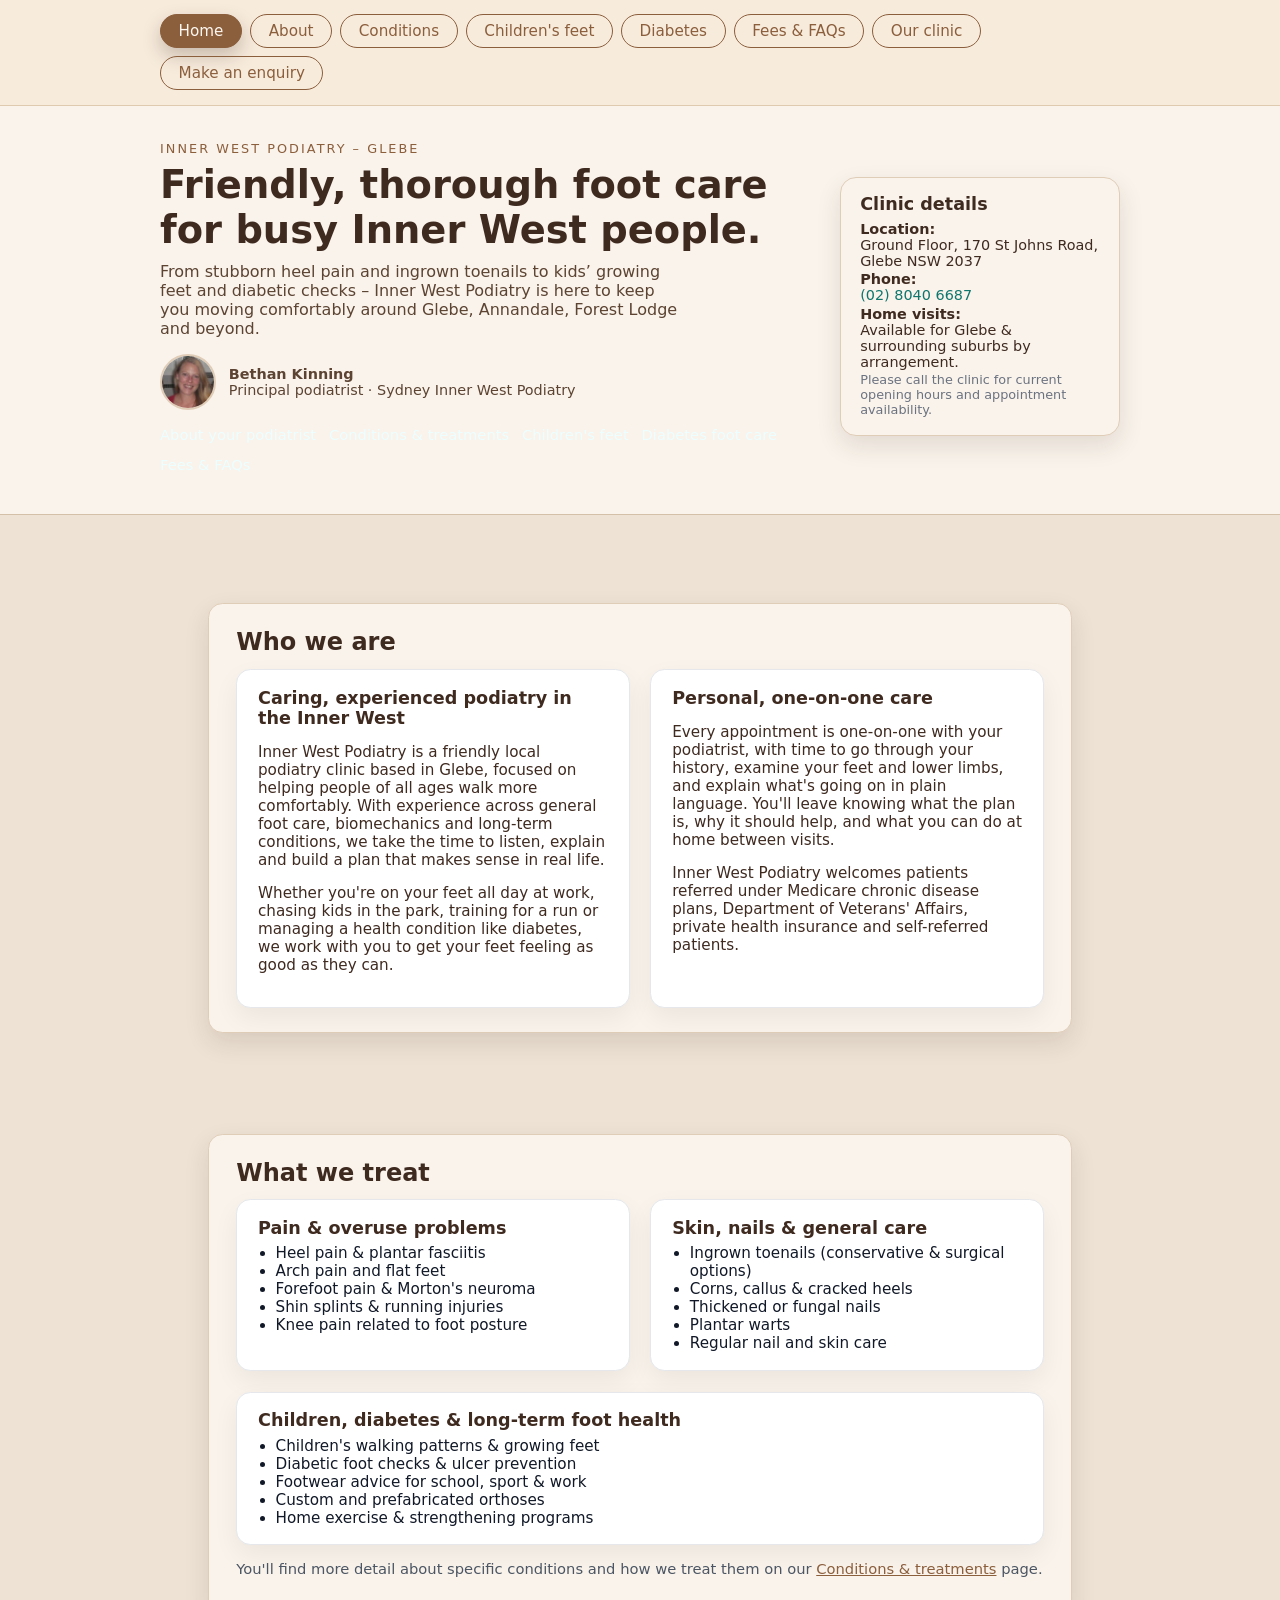
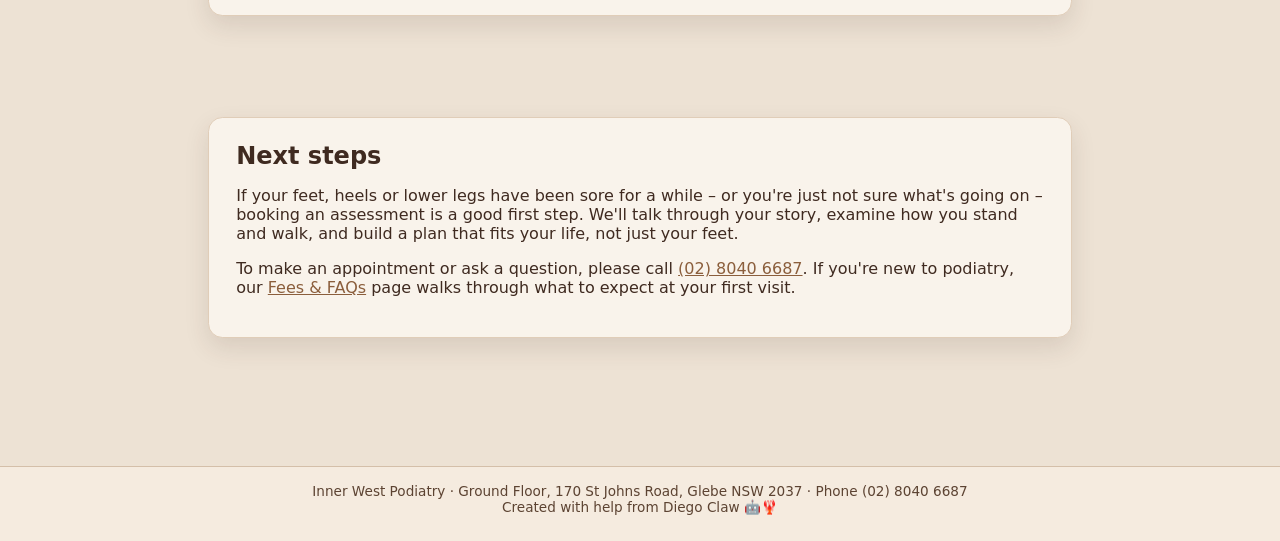
<file: index.html>
<!DOCTYPE html>
<html lang="en">
<head>
  <meta charset="UTF-8" />
  <meta name="viewport" content="width=device-width, initial-scale=1.0" />
  <title>Inner West Podiatry – Happy Feet in Glebe & Beyond</title>
  <link rel="stylesheet" href="style.css" />
  <style>
    body {
      margin: 0;
      font-family: system-ui, -apple-system, BlinkMacSystemFont, "Segoe UI", sans-serif;
      background: #ede2d4;
      color: #3f2a20;
    }
    .hero {
      background: #f9f3eb;
      border-bottom: 1px solid #d4bfa9;
      padding: 2.2rem 1.5rem 2.6rem;
      color: #3f2a20;
    }
    .hero-inner {
      max-width: 960px;
      margin: 0 auto;
      display: flex;
      flex-wrap: wrap;
      gap: 2rem;
      align-items: center;
      justify-content: space-between;
    }
    .hero-copy {
      flex: 1 1 320px;
      min-width: 260px;
    }
    .hero-beth {
      display: flex;
      align-items: center;
      gap: 0.8rem;
      margin-top: 0.9rem;
      font-size: 0.9rem;
      color: #5c4332;
    }
    .hero-beth img {
      width: 56px;
      height: 56px;
      border-radius: 50%;
      object-fit: cover;
      border: 2px solid #e0cdb8;
    }
    .hero-eyebrow {
      text-transform: uppercase;
      letter-spacing: 0.16em;
      font-size: 0.8rem;
      color: #8b5e3c;
      margin-bottom: 0.4rem;
    }
    .hero h1 {
      margin: 0;
      font-size: 2.4rem;
    }
    .hero-tagline {
      margin-top: 0.6rem;
      color: #5c4332;
      max-width: 520px;
      font-size: 1rem;
    }
    .hero-actions {
      margin-top: 1.3rem;
      display: flex;
      flex-wrap: wrap;
      gap: 0.8rem;
    }
    .btn {
      display: inline-block;
      padding: 0.6rem 1.8rem;
      border-radius: 999px;
      font-weight: 600;
      text-decoration: none;
      font-size: 0.95rem;
      border-width: 1px;
      border-style: solid;
    }
    .btn.primary {
      background: #8b5e3c;
      color: #fdf7f0;
      border-color: #8b5e3c;
      box-shadow: 0 8px 18px rgba(63, 42, 32, 0.28);
    }
    .btn.primary:hover {
      background: #7a5030;
    }
    .btn.ghost {
      background: transparent;
      color: #8b5e3c;
      border-color: #8b5e3c;
    }
    .hero-panel {
      flex: 0 0 280px;
      max-width: 320px;
      background: #f9f3eb;
      border-radius: 1rem;
      padding: 1rem 1.2rem;
      border: 1px solid #e0cdb8;
      box-shadow: 0 10px 24px rgba(63, 42, 32, 0.12);
      font-size: 0.9rem;
      color: #3f2a20;
    }
    .hero-panel h2 {
      margin: 0 0 0.4rem;
      font-size: 1.1rem;
    }
    .hero-panel p {
      margin: 0.15rem 0;
    }
    .hero-panel .small {
      font-size: 0.8rem;
      color: #6b7280;
    }

    main {
      max-width: 960px;
      margin: 0 auto;
      padding: 2.2rem 1.5rem 3rem;
    }
    .section {
      padding: 1.8rem 0 0;
    }
    .section h2 {
      margin-top: 0;
      margin-bottom: 0.8rem;
      font-size: 1.5rem;
    }
    .columns {
      display: flex;
      flex-wrap: wrap;
      gap: 1.3rem;
    }
    .column {
      flex: 1 1 260px;
      background: #ffffff;
      border-radius: 0.9rem;
      padding: 1.1rem 1.3rem;
      border: 1px solid #e5e7eb;
      box-shadow: 0 10px 26px rgba(15, 23, 42, 0.06);
      font-size: 0.95rem;
    }
    .column h3 {
      margin-top: 0;
      margin-bottom: 0.4rem;
      font-size: 1.1rem;
    }
    ul.treat-list {
      margin: 0.4rem 0 0;
      padding-left: 1.1rem;
      list-style: disc;
      color: #111827;
    }

    .nav-links {
      display: flex;
      flex-wrap: wrap;
      gap: 0.8rem;
      margin-top: 1rem;
      font-size: 0.92rem;
    }
    .nav-links a {
      color: #ecfeff;
      text-decoration: none;
    }
    .nav-links a:hover {
      text-decoration: underline;
    }

    @media (max-width: 640px) {
      .hero-inner {
        flex-direction: column;
        align-items: flex-start;
      }
      .hero-panel {
        width: 100%;
      }
    }
  </style>
</head>
<body>
  <div class="site-shell">
    <nav class="top-nav">
      <div class="top-nav-inner">
        <div class="top-nav-title">Inner West Podiatry</div>
        <div class="top-nav-links">
          <a href="index.html" class="active">Home</a>
          <a href="about.html">About</a>
          <a href="conditions.html">Conditions</a>
          <a href="kids-feet.html">Children&apos;s feet</a>
          <a href="diabetes-foot-care.html">Diabetes</a>
          <a href="faq.html">Fees &amp; FAQs</a>
          <a href="our-clinic.html">Our clinic</a>
          <a href="enquiry.html">Make an enquiry</a>
        </div>
      </div>
    </nav>

    <header class="hero">
      <div class="hero-inner">
        <div class="hero-copy">
          <div class="hero-eyebrow">INNER WEST PODIATRY – GLEBE</div>
          <h1>Friendly, thorough foot care for busy Inner West people.</h1>
          <p class="hero-tagline">
            From stubborn heel pain and ingrown toenails to kids’ growing feet and diabetic checks – Inner West Podiatry
            is here to keep you moving comfortably around Glebe, Annandale, Forest Lodge and beyond.
          </p>
          <div class="hero-beth">
            <img src="media/bethan-kinning.jpg" alt="Bethan Kinning, podiatrist at Inner West Podiatry" />
            <div>
              <div style="font-weight:600;">Bethan Kinning</div>
              <div>Principal podiatrist · Sydney Inner West Podiatry</div>
            </div>
          </div>
          <div class="nav-links">
            <a href="about.html">About your podiatrist</a>
            <a href="conditions.html">Conditions &amp; treatments</a>
            <a href="kids-feet.html">Children&apos;s feet</a>
            <a href="diabetes-foot-care.html">Diabetes foot care</a>
            <a href="faq.html">Fees &amp; FAQs</a>
          </div>
        </div>
        <aside class="hero-panel" id="book">
          <h2>Clinic details</h2>
          <p><strong>Location:</strong><br />Ground Floor, 170 St Johns Road, Glebe NSW 2037</p>
          <p><strong>Phone:</strong><br /><a href="tel:0280406687" style="color:#0f766e;text-decoration:none;">(02) 8040 6687</a></p>
          <p><strong>Home visits:</strong><br />Available for Glebe &amp; surrounding suburbs by arrangement.</p>
          <p class="small">Please call the clinic for current opening hours and appointment availability.</p>
        </aside>
      </div>
    </header>

    <main class="site-main">
      <section class="section" id="who-we-are">
        <div class="card-surface">
          <div class="card">
            <h2>Who we are</h2>
            <div class="columns">
              <div class="column">
                <h3>Caring, experienced podiatry in the Inner West</h3>
                <p>
                  Inner West Podiatry is a friendly local podiatry clinic based in Glebe, focused on helping people of
                  all ages walk more comfortably. With experience across general foot care, biomechanics and long-term
                  conditions, we take the time to listen, explain and build a plan that makes sense in real life.
                </p>
                <p>
                  Whether you&apos;re on your feet all day at work, chasing kids in the park, training for a run or managing
                  a health condition like diabetes, we work with you to get your feet feeling as good as they can.
                </p>
              </div>
              <div class="column">
                <h3>Personal, one-on-one care</h3>
                <p>
                  Every appointment is one-on-one with your podiatrist, with time to go through your history, examine
                  your feet and lower limbs, and explain what&apos;s going on in plain language. You&apos;ll leave knowing what
                  the plan is, why it should help, and what you can do at home between visits.
                </p>
                <p>
                  Inner West Podiatry welcomes patients referred under Medicare chronic disease plans, Department of
                  Veterans&apos; Affairs, private health insurance and self-referred patients.
                </p>
              </div>
            </div>
          </div>
        </div>
      </section>

      <section class="section" id="what-we-treat">
        <div class="card-surface">
          <div class="card">
            <h2>What we treat</h2>
            <div class="columns">
              <div class="column">
                <h3>Pain &amp; overuse problems</h3>
                <ul class="treat-list">
                  <li>Heel pain &amp; plantar fasciitis</li>
                  <li>Arch pain and flat feet</li>
                  <li>Forefoot pain &amp; Morton&apos;s neuroma</li>
                  <li>Shin splints &amp; running injuries</li>
                  <li>Knee pain related to foot posture</li>
                </ul>
              </div>
              <div class="column">
                <h3>Skin, nails &amp; general care</h3>
                <ul class="treat-list">
                  <li>Ingrown toenails (conservative &amp; surgical options)</li>
                  <li>Corns, callus &amp; cracked heels</li>
                  <li>Thickened or fungal nails</li>
                  <li>Plantar warts</li>
                  <li>Regular nail and skin care</li>
                </ul>
              </div>
              <div class="column">
                <h3>Children, diabetes &amp; long-term foot health</h3>
                <ul class="treat-list">
                  <li>Children&apos;s walking patterns &amp; growing feet</li>
                  <li>Diabetic foot checks &amp; ulcer prevention</li>
                  <li>Footwear advice for school, sport &amp; work</li>
                  <li>Custom and prefabricated orthoses</li>
                  <li>Home exercise &amp; strengthening programs</li>
                </ul>
              </div>
            </div>
            <p style="margin-top:0.9rem;font-size:0.92rem;color:#4b5563;">
              You&apos;ll find more detail about specific conditions and how we treat them on our
              <a href="conditions.html">Conditions &amp; treatments</a> page.
            </p>
          </div>
        </div>
      </section>

      <section class="section" id="next-steps">
        <div class="card-surface">
          <div class="card">
            <h2>Next steps</h2>
            <p>
              If your feet, heels or lower legs have been sore for a while – or you&apos;re just not sure what&apos;s going on –
              booking an assessment is a good first step. We&apos;ll talk through your story, examine how you stand and walk,
              and build a plan that fits your life, not just your feet.
            </p>
            <p>
              To make an appointment or ask a question, please call
              <a href="tel:0280406687">(02) 8040 6687</a>. If you&apos;re new to podiatry, our
              <a href="faq.html">Fees &amp; FAQs</a> page walks through what to expect at your first visit.
            </p>
          </div>
        </div>
      </section>
    </main>

    <footer class="site-footer">
      Inner West Podiatry · Ground Floor, 170 St Johns Road, Glebe NSW 2037 · Phone (02) 8040 6687<br />
      Created with help from Diego Claw 🤖🦞
    </footer>
  </div>
</body>
</html>
</file>
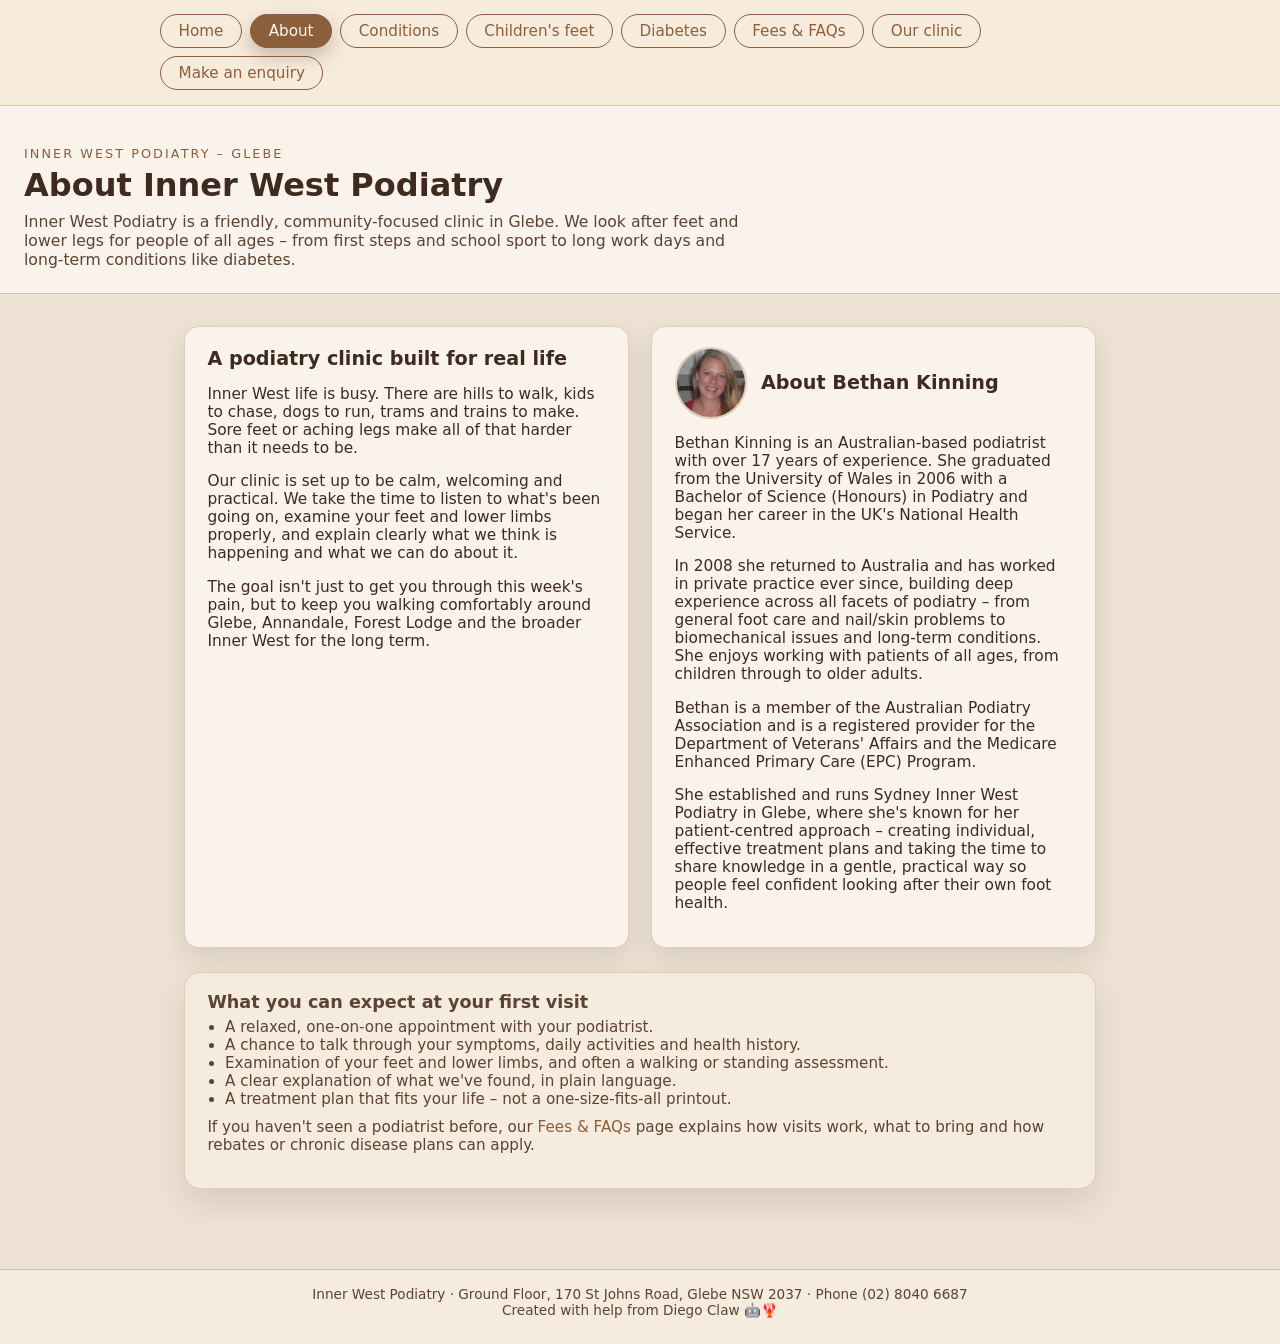
<file: about.html>
<!DOCTYPE html>
<html lang="en">
<head>
  <meta charset="UTF-8" />
  <meta name="viewport" content="width=device-width, initial-scale=1.0" />
  <title>About Inner West Podiatry – Your Local Glebe Podiatrist</title>
  <link rel="stylesheet" href="style.css" />
  <style>
    body { margin: 0; font-family: system-ui, -apple-system, BlinkMacSystemFont, "Segoe UI", sans-serif; background: #ede2d4; color: #3f2a20; }
    .page-header { padding: 2.5rem 1.5rem 1.5rem; background: #f9f3eb; border-bottom: 1px solid #d4bfa9; }
    .page-eyebrow { text-transform: uppercase; letter-spacing: 0.16em; font-size: 0.8rem; color: #8b5e3c; margin-bottom: 0.35rem; }
    .page-header h1 { margin: 0 0 0.5rem; font-size: 2rem; }
    .page-header p { margin: 0; max-width: 720px; font-size: 0.98rem; color: #5c4332; }
    main { max-width: 960px; margin: 0 auto; padding: 2rem 1.5rem 3rem; }
    .columns { display: flex; flex-wrap: wrap; gap: 1.4rem; }
    .column { flex: 1 1 260px; background: #f9f3eb; border-radius: 0.9rem; padding: 1.2rem 1.4rem; border: 1px solid #e0cdb8; box-shadow: 0 10px 26px rgba(63,42,32,0.12); font-size: 0.96rem; }
    .column h2 { margin-top: 0; margin-bottom: 0.4rem; font-size: 1.2rem; }
    .beth-avatar {
      display: flex;
      align-items: center;
      gap: 0.9rem;
      margin-bottom: 0.5rem;
    }
    .beth-avatar img {
      width: 72px;
      height: 72px;
      border-radius: 50%;
      object-fit: cover;
      border: 2px solid #e0cdb8;
    }
    .beth-avatar h2 {
      margin: 0;
    }
    .pill { margin-top: 1.5rem; background: #f5ebdf; color: #5c4332; border-radius: 1rem; padding: 1.2rem 1.4rem; box-shadow: 0 14px 32px rgba(63,42,32,0.12); font-size: 0.95rem; border: 1px solid #e0cdb8; }
    .pill h2 { margin-top: 0; margin-bottom: 0.4rem; font-size: 1.1rem; }
    ul { margin: 0.4rem 0 0; padding-left: 1.1rem; }
    a { color: #8b5e3c; text-decoration: none; }
    a:hover { text-decoration: underline; }
  </style>
</head>
<body>
  <div class="site-shell">
    <nav class="top-nav">
      <div class="top-nav-inner">
        <div class="top-nav-title">Inner West Podiatry</div>
        <div class="top-nav-links">
          <a href="index.html">Home</a>
          <a href="about.html" class="active">About</a>
          <a href="conditions.html">Conditions</a>
          <a href="kids-feet.html">Children&apos;s feet</a>
          <a href="diabetes-foot-care.html">Diabetes</a>
          <a href="faq.html">Fees &amp; FAQs</a>
          <a href="our-clinic.html">Our clinic</a>
          <a href="enquiry.html">Make an enquiry</a>
        </div>
      </div>
    </nav>

    <header class="page-header">
      <div class="page-eyebrow">INNER WEST PODIATRY – GLEBE</div>
      <h1>About Inner West Podiatry</h1>
      <p>
        Inner West Podiatry is a friendly, community-focused clinic in Glebe. We look after feet and lower legs for
        people of all ages – from first steps and school sport to long work days and long-term conditions like diabetes.
      </p>
    </header>

    <main>
      <section class="section">
        <div class="columns">
          <article class="column">
            <h2>A podiatry clinic built for real life</h2>
            <p>
              Inner West life is busy. There are hills to walk, kids to chase, dogs to run, trams and trains to make.
              Sore feet or aching legs make all of that harder than it needs to be.
            </p>
            <p>
              Our clinic is set up to be calm, welcoming and practical. We take the time to listen to what&apos;s been going
              on, examine your feet and lower limbs properly, and explain clearly what we think is happening and what we
              can do about it.
            </p>
            <p>
              The goal isn&apos;t just to get you through this week&apos;s pain, but to keep you walking comfortably around Glebe,
              Annandale, Forest Lodge and the broader Inner West for the long term.
            </p>
          </article>

          <article class="column">
            <div class="beth-avatar">
              <img src="media/bethan-kinning.jpg" alt="Bethan Kinning, podiatrist at Inner West Podiatry" />
              <h2>About Bethan Kinning</h2>
            </div>
            <p>
              Bethan Kinning is an Australian-based podiatrist with over 17 years of experience. She graduated from the
              University of Wales in 2006 with a Bachelor of Science (Honours) in Podiatry and began her career in the
              UK&apos;s National Health Service.
            </p>
            <p>
              In 2008 she returned to Australia and has worked in private practice ever since, building deep experience
              across all facets of podiatry – from general foot care and nail/skin problems to biomechanical issues and
              long-term conditions. She enjoys working with patients of all ages, from children through to older adults.
            </p>
            <p>
              Bethan is a member of the Australian Podiatry Association and is a registered provider for the Department
              of Veterans&apos; Affairs and the Medicare Enhanced Primary Care (EPC) Program.
            </p>
            <p>
              She established and runs Sydney Inner West Podiatry in Glebe, where she&apos;s known for her patient-centred
              approach – creating individual, effective treatment plans and taking the time to share knowledge in a gentle,
              practical way so people feel confident looking after their own foot health.
            </p>
          </article>
        </div>

        <div class="pill">
          <h2>What you can expect at your first visit</h2>
          <ul>
            <li>A relaxed, one-on-one appointment with your podiatrist.</li>
            <li>A chance to talk through your symptoms, daily activities and health history.</li>
            <li>Examination of your feet and lower limbs, and often a walking or standing assessment.</li>
            <li>A clear explanation of what we&apos;ve found, in plain language.</li>
            <li>A treatment plan that fits your life – not a one-size-fits-all printout.</li>
          </ul>
          <p style="margin-top:0.6rem;">
            If you haven&apos;t seen a podiatrist before, our <a href="faq.html">Fees &amp; FAQs</a> page explains how visits
            work, what to bring and how rebates or chronic disease plans can apply.
          </p>
        </div>
      </section>
    </main>

    <footer class="site-footer">
      Inner West Podiatry · Ground Floor, 170 St Johns Road, Glebe NSW 2037 · Phone (02) 8040 6687<br />
      Created with help from Diego Claw 🤖🦞
    </footer>
  </div>
</body>
</html>
</file>
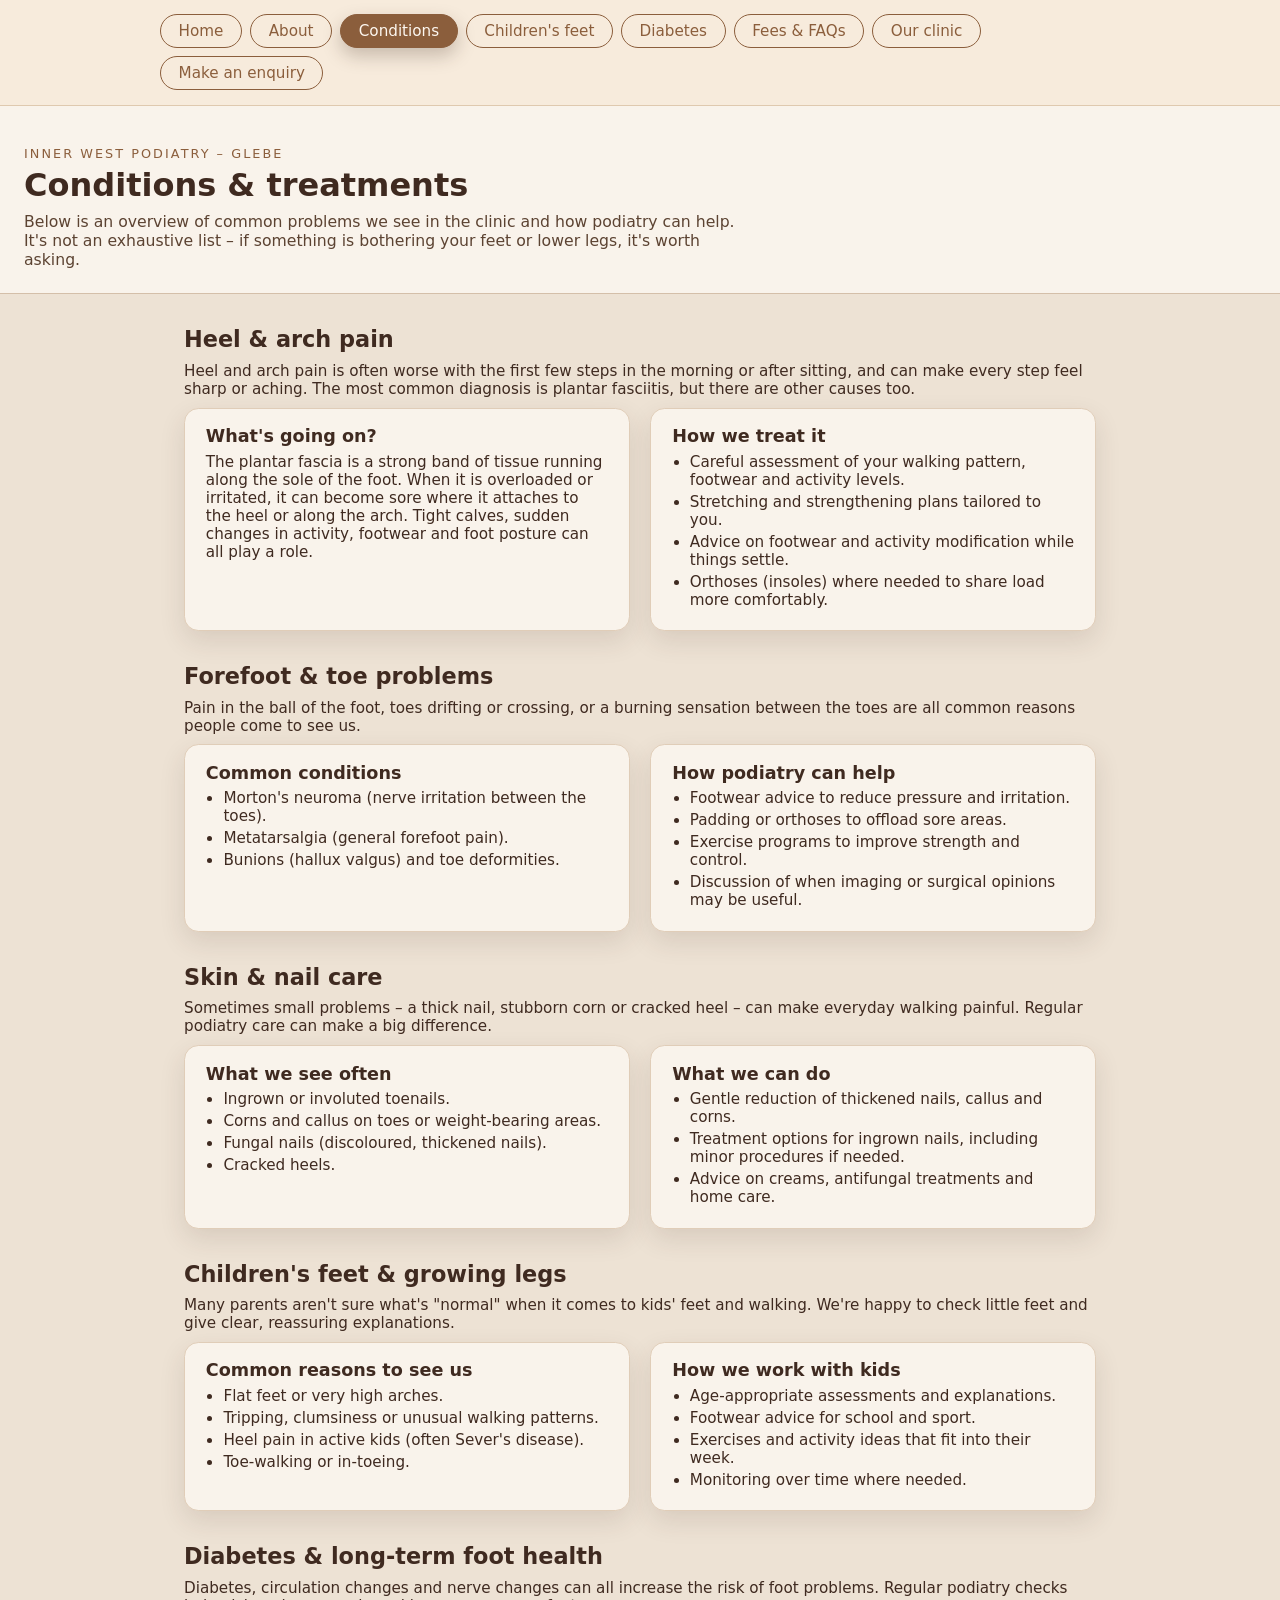
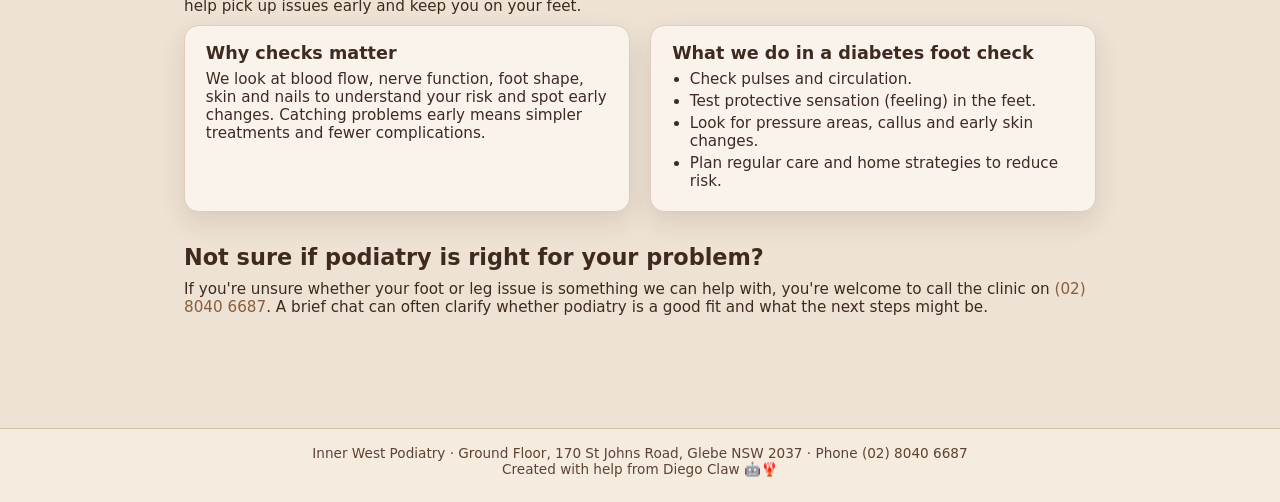
<file: conditions.html>
<!DOCTYPE html>
<html lang="en">
<head>
  <meta charset="UTF-8" />
  <meta name="viewport" content="width=device-width, initial-scale=1.0" />
  <title>Conditions &amp; Treatments – Inner West Podiatry</title>
  <link rel="stylesheet" href="style.css" />
  <style>
    body { margin: 0; font-family: system-ui, -apple-system, BlinkMacSystemFont, "Segoe UI", sans-serif; background: #ede2d4; color: #3f2a20; }
    .page-header { padding: 2.5rem 1.5rem 1.5rem; background: #f9f3eb; border-bottom: 1px solid #d4bfa9; }
    .page-eyebrow { text-transform: uppercase; letter-spacing: 0.16em; font-size: 0.8rem; color: #8b5e3c; margin-bottom: 0.35rem; }
    .page-header h1 { margin: 0 0 0.5rem; font-size: 2rem; }
    .page-header p { margin: 0; max-width: 720px; font-size: 0.98rem; color: #5c4332; }
    main { max-width: 960px; margin: 0 auto; padding: 2rem 1.5rem 3rem; }
    .section { margin-bottom: 2rem; }
    .section h2 { margin: 0 0 0.6rem; font-size: 1.4rem; }
    .section p { margin: 0 0 0.6rem; font-size: 0.95rem; }
    .cards { display: grid; grid-template-columns: repeat(auto-fit, minmax(260px, 1fr)); gap: 1.3rem; margin-top: 0.6rem; }
    .card { background: #f9f3eb; border-radius: 0.9rem; padding: 1.1rem 1.3rem; border: 1px solid #e0cdb8; box-shadow: 0 10px 26px rgba(63,42,32,0.12); font-size: 0.95rem; }
    .card h3 { margin: 0 0 0.4rem; font-size: 1.1rem; }
    .card ul { margin: 0.4rem 0 0; padding-left: 1.1rem; }
    .card li { margin-bottom: 0.25rem; }
    a { color: #8b5e3c; text-decoration: none; }
    a:hover { text-decoration: underline; }
  </style>
</head>
<body>
  <div class="site-shell">
    <nav class="top-nav">
      <div class="top-nav-inner">
        <div class="top-nav-title">Inner West Podiatry</div>
        <div class="top-nav-links">
          <a href="index.html">Home</a>
          <a href="about.html">About</a>
          <a href="conditions.html" class="active">Conditions</a>
          <a href="kids-feet.html">Children&apos;s feet</a>
          <a href="diabetes-foot-care.html">Diabetes</a>
          <a href="faq.html">Fees &amp; FAQs</a>
          <a href="our-clinic.html">Our clinic</a>
          <a href="enquiry.html">Make an enquiry</a>
        </div>
      </div>
    </nav>

    <header class="page-header">
      <div class="page-eyebrow">INNER WEST PODIATRY – GLEBE</div>
      <h1>Conditions &amp; treatments</h1>
      <p>
        Below is an overview of common problems we see in the clinic and how podiatry can help. It&apos;s not an exhaustive
        list – if something is bothering your feet or lower legs, it&apos;s worth asking.
      </p>
    </header>

    <main>
      <section class="section" id="heel-arch-pain">
        <h2>Heel &amp; arch pain</h2>
        <p>
          Heel and arch pain is often worse with the first few steps in the morning or after sitting, and can make every
          step feel sharp or aching. The most common diagnosis is plantar fasciitis, but there are other causes too.
        </p>
        <div class="cards">
          <article class="card">
            <h3>What&apos;s going on?</h3>
            <p>
              The plantar fascia is a strong band of tissue running along the sole of the foot. When it is overloaded or
              irritated, it can become sore where it attaches to the heel or along the arch. Tight calves, sudden changes
              in activity, footwear and foot posture can all play a role.
            </p>
          </article>
          <article class="card">
            <h3>How we treat it</h3>
            <ul>
              <li>Careful assessment of your walking pattern, footwear and activity levels.</li>
              <li>Stretching and strengthening plans tailored to you.</li>
              <li>Advice on footwear and activity modification while things settle.</li>
              <li>Orthoses (insoles) where needed to share load more comfortably.</li>
            </ul>
          </article>
        </div>
      </section>

      <section class="section" id="forefoot-toe-problems">
        <h2>Forefoot &amp; toe problems</h2>
        <p>
          Pain in the ball of the foot, toes drifting or crossing, or a burning sensation between the toes are all common
          reasons people come to see us.
        </p>
        <div class="cards">
          <article class="card">
            <h3>Common conditions</h3>
            <ul>
              <li>Morton&apos;s neuroma (nerve irritation between the toes).</li>
              <li>Metatarsalgia (general forefoot pain).</li>
              <li>Bunions (hallux valgus) and toe deformities.</li>
            </ul>
          </article>
          <article class="card">
            <h3>How podiatry can help</h3>
            <ul>
              <li>Footwear advice to reduce pressure and irritation.</li>
              <li>Padding or orthoses to offload sore areas.</li>
              <li>Exercise programs to improve strength and control.</li>
              <li>Discussion of when imaging or surgical opinions may be useful.</li>
            </ul>
          </article>
        </div>
      </section>

      <section class="section" id="skin-nail">
        <h2>Skin &amp; nail care</h2>
        <p>
          Sometimes small problems – a thick nail, stubborn corn or cracked heel – can make everyday walking painful.
          Regular podiatry care can make a big difference.
        </p>
        <div class="cards">
          <article class="card">
            <h3>What we see often</h3>
            <ul>
              <li>Ingrown or involuted toenails.</li>
              <li>Corns and callus on toes or weight-bearing areas.</li>
              <li>Fungal nails (discoloured, thickened nails).</li>
              <li>Cracked heels.</li>
            </ul>
          </article>
          <article class="card">
            <h3>What we can do</h3>
            <ul>
              <li>Gentle reduction of thickened nails, callus and corns.</li>
              <li>Treatment options for ingrown nails, including minor procedures if needed.</li>
              <li>Advice on creams, antifungal treatments and home care.</li>
            </ul>
          </article>
        </div>
      </section>

      <section class="section" id="kids-feet">
        <h2>Children&apos;s feet &amp; growing legs</h2>
        <p>
          Many parents aren&apos;t sure what&apos;s "normal" when it comes to kids&apos; feet and walking. We&apos;re happy to check little
          feet and give clear, reassuring explanations.
        </p>
        <div class="cards">
          <article class="card">
            <h3>Common reasons to see us</h3>
            <ul>
              <li>Flat feet or very high arches.</li>
              <li>Tripping, clumsiness or unusual walking patterns.</li>
              <li>Heel pain in active kids (often Sever&apos;s disease).</li>
              <li>Toe-walking or in-toeing.</li>
            </ul>
          </article>
          <article class="card">
            <h3>How we work with kids</h3>
            <ul>
              <li>Age-appropriate assessments and explanations.</li>
              <li>Footwear advice for school and sport.</li>
              <li>Exercises and activity ideas that fit into their week.</li>
              <li>Monitoring over time where needed.</li>
            </ul>
          </article>
        </div>
      </section>

      <section class="section" id="diabetes-long-term">
        <h2>Diabetes &amp; long-term foot health</h2>
        <p>
          Diabetes, circulation changes and nerve changes can all increase the risk of foot problems. Regular podiatry
          checks help pick up issues early and keep you on your feet.
        </p>
        <div class="cards">
          <article class="card">
            <h3>Why checks matter</h3>
            <p>
              We look at blood flow, nerve function, foot shape, skin and nails to understand your risk and spot early
              changes. Catching problems early means simpler treatments and fewer complications.
            </p>
          </article>
          <article class="card">
            <h3>What we do in a diabetes foot check</h3>
            <ul>
              <li>Check pulses and circulation.</li>
              <li>Test protective sensation (feeling) in the feet.</li>
              <li>Look for pressure areas, callus and early skin changes.</li>
              <li>Plan regular care and home strategies to reduce risk.</li>
            </ul>
          </article>
        </div>
      </section>

      <section class="section" id="not-sure">
        <h2>Not sure if podiatry is right for your problem?</h2>
        <p>
          If you&apos;re unsure whether your foot or leg issue is something we can help with, you&apos;re welcome to call the
          clinic on <a href="tel:0280406687">(02) 8040 6687</a>. A brief chat can often clarify whether podiatry is a
          good fit and what the next steps might be.
        </p>
      </section>
    </main>

    <footer class="site-footer">
      Inner West Podiatry · Ground Floor, 170 St Johns Road, Glebe NSW 2037 · Phone (02) 8040 6687<br />
      Created with help from Diego Claw 🤖🦞
    </footer>
  </div>
</body>
</html>
</file>
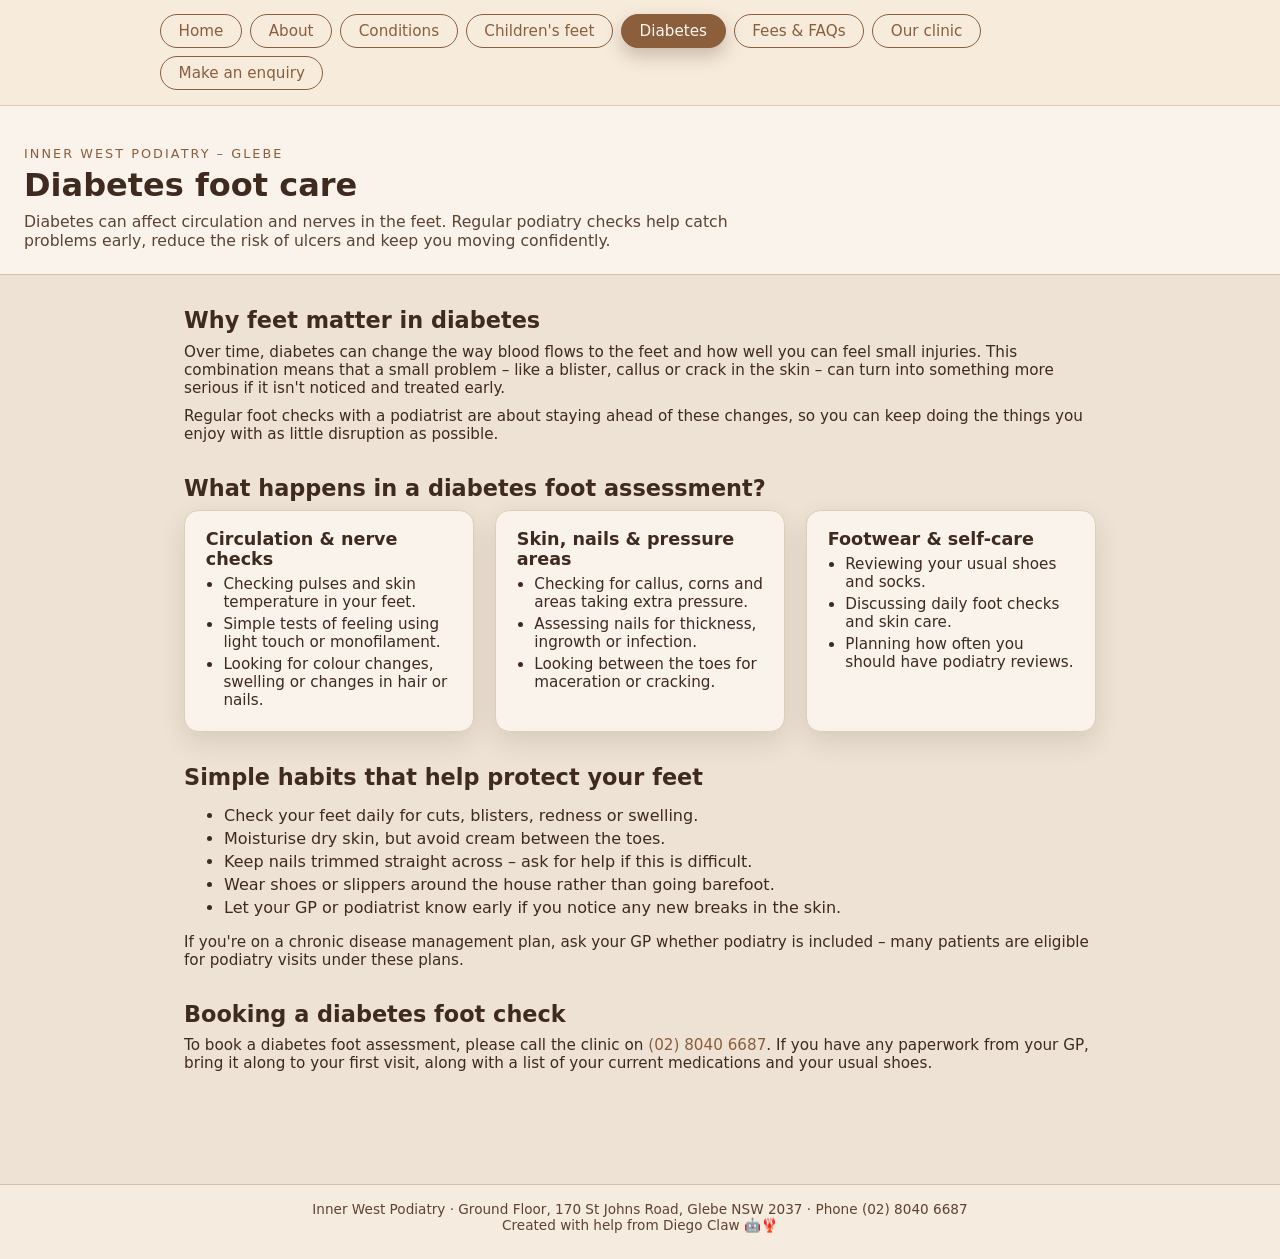
<file: diabetes-foot-care.html>
<!DOCTYPE html>
<html lang="en">
<head>
  <meta charset="UTF-8" />
  <meta name="viewport" content="width=device-width, initial-scale=1.0" />
  <title>Diabetes Foot Care – Inner West Podiatry</title>
  <link rel="stylesheet" href="style.css" />
  <style>
    body { margin: 0; font-family: system-ui, -apple-system, BlinkMacSystemFont, "Segoe UI", sans-serif; background: #ede2d4; color: #3f2a20; }
    .page-header { padding: 2.5rem 1.5rem 1.5rem; background: #f9f3eb; border-bottom: 1px solid #d4bfa9; }
    .page-eyebrow { text-transform: uppercase; letter-spacing: 0.16em; font-size: 0.8rem; color: #8b5e3c; margin-bottom: 0.35rem; }
    .page-header h1 { margin: 0 0 0.5rem; font-size: 2rem; }
    .page-header p { margin: 0; max-width: 720px; font-size: 0.98rem; color: #5c4332; }
    main { max-width: 960px; margin: 0 auto; padding: 2rem 1.5rem 3rem; }
    .section { margin-bottom: 2rem; }
    .section h2 { margin: 0 0 0.6rem; font-size: 1.4rem; }
    .section p { margin: 0 0 0.6rem; font-size: 0.95rem; }
    .cards { display: grid; grid-template-columns: repeat(auto-fit, minmax(260px, 1fr)); gap: 1.3rem; margin-top: 0.6rem; }
    .card { background: #f9f3eb; border-radius: 0.9rem; padding: 1.1rem 1.3rem; border: 1px solid #e0cdb8; box-shadow: 0 10px 26px rgba(63,42,32,0.12); font-size: 0.95rem; }
    .card h3 { margin: 0 0 0.4rem; font-size: 1.1rem; }
    .card ul { margin: 0.4rem 0 0; padding-left: 1.1rem; }
    li { margin-bottom: 0.25rem; }
    a { color: #8b5e3c; text-decoration: none; }
    a:hover { text-decoration: underline; }
  </style>
</head>
<body>
  <div class="site-shell">
    <nav class="top-nav">
      <div class="top-nav-inner">
        <div class="top-nav-title">Inner West Podiatry</div>
        <div class="top-nav-links">
          <a href="index.html">Home</a>
          <a href="about.html">About</a>
          <a href="conditions.html">Conditions</a>
          <a href="kids-feet.html">Children&apos;s feet</a>
          <a href="diabetes-foot-care.html" class="active">Diabetes</a>
          <a href="faq.html">Fees &amp; FAQs</a>
          <a href="our-clinic.html">Our clinic</a>
          <a href="enquiry.html">Make an enquiry</a>
        </div>
      </div>
    </nav>

    <header class="page-header">
      <div class="page-eyebrow">INNER WEST PODIATRY – GLEBE</div>
      <h1>Diabetes foot care</h1>
      <p>
        Diabetes can affect circulation and nerves in the feet. Regular podiatry checks help catch problems early, reduce
        the risk of ulcers and keep you moving confidently.
      </p>
    </header>

    <main>
      <section class="section">
        <h2>Why feet matter in diabetes</h2>
        <p>
          Over time, diabetes can change the way blood flows to the feet and how well you can feel small injuries. This
          combination means that a small problem – like a blister, callus or crack in the skin – can turn into something
          more serious if it isn&apos;t noticed and treated early.
        </p>
        <p>
          Regular foot checks with a podiatrist are about staying ahead of these changes, so you can keep doing the things
          you enjoy with as little disruption as possible.
        </p>
      </section>

      <section class="section">
        <h2>What happens in a diabetes foot assessment?</h2>
        <div class="cards">
          <article class="card">
            <h3>Circulation &amp; nerve checks</h3>
            <ul>
              <li>Checking pulses and skin temperature in your feet.</li>
              <li>Simple tests of feeling using light touch or monofilament.</li>
              <li>Looking for colour changes, swelling or changes in hair or nails.</li>
            </ul>
          </article>
          <article class="card">
            <h3>Skin, nails &amp; pressure areas</h3>
            <ul>
              <li>Checking for callus, corns and areas taking extra pressure.</li>
              <li>Assessing nails for thickness, ingrowth or infection.</li>
              <li>Looking between the toes for maceration or cracking.</li>
            </ul>
          </article>
          <article class="card">
            <h3>Footwear &amp; self-care</h3>
            <ul>
              <li>Reviewing your usual shoes and socks.</li>
              <li>Discussing daily foot checks and skin care.</li>
              <li>Planning how often you should have podiatry reviews.</li>
            </ul>
          </article>
        </div>
      </section>

      <section class="section">
        <h2>Simple habits that help protect your feet</h2>
        <ul>
          <li>Check your feet daily for cuts, blisters, redness or swelling.</li>
          <li>Moisturise dry skin, but avoid cream between the toes.</li>
          <li>Keep nails trimmed straight across – ask for help if this is difficult.</li>
          <li>Wear shoes or slippers around the house rather than going barefoot.</li>
          <li>Let your GP or podiatrist know early if you notice any new breaks in the skin.</li>
        </ul>
        <p style="margin-top:0.6rem;">
          If you&apos;re on a chronic disease management plan, ask your GP whether podiatry is included – many patients are
          eligible for podiatry visits under these plans.
        </p>
      </section>

      <section class="section">
        <h2>Booking a diabetes foot check</h2>
        <p>
          To book a diabetes foot assessment, please call the clinic on <a href="tel:0280406687">(02) 8040 6687</a>. If you
          have any paperwork from your GP, bring it along to your first visit, along with a list of your current
          medications and your usual shoes.
        </p>
      </section>
    </main>

    <footer class="site-footer">
      Inner West Podiatry · Ground Floor, 170 St Johns Road, Glebe NSW 2037 · Phone (02) 8040 6687<br />
      Created with help from Diego Claw 🤖🦞
    </footer>
  </div>
</body>
</html>
</file>
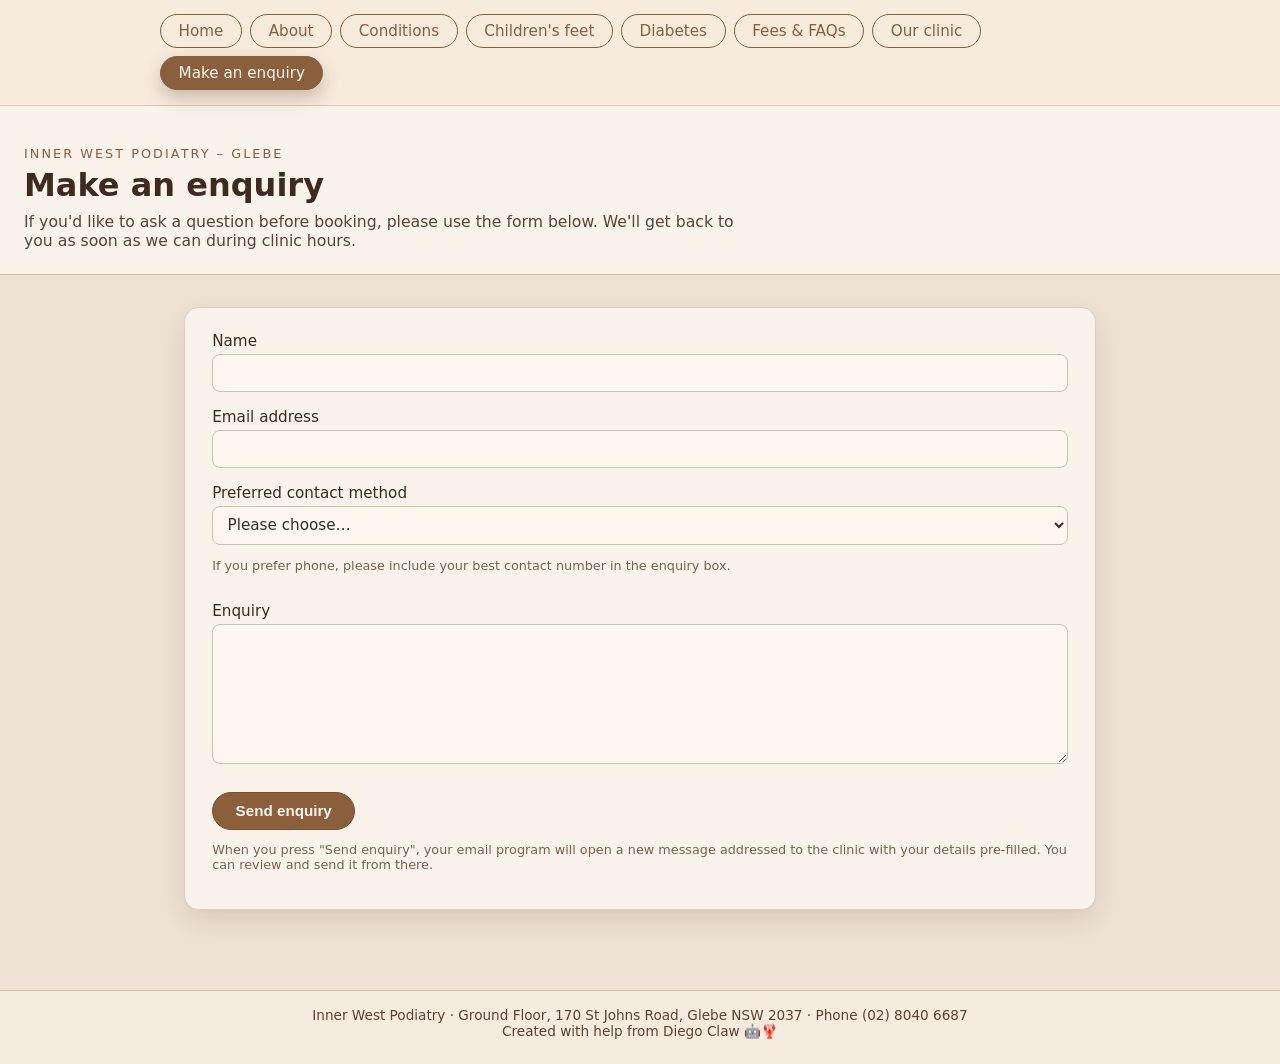
<file: enquiry.html>
<!DOCTYPE html>
<html lang="en">
<head>
  <meta charset="UTF-8" />
  <meta name="viewport" content="width=device-width, initial-scale=1.0" />
  <title>Make an enquiry – Inner West Podiatry</title>
  <link rel="stylesheet" href="style.css" />
  <style>
    body { margin: 0; font-family: system-ui, -apple-system, BlinkMacSystemFont, "Segoe UI", sans-serif; background: #ede2d4; color: #3f2a20; }
    .page-header { padding: 2.5rem 1.5rem 1.5rem; background: #f9f3eb; border-bottom: 1px solid #d4bfa9; }
    .page-eyebrow { text-transform: uppercase; letter-spacing: 0.16em; font-size: 0.8rem; color: #8b5e3c; margin-bottom: 0.35rem; }
    .page-header h1 { margin: 0 0 0.5rem; font-size: 2rem; }
    .page-header p { margin: 0; max-width: 720px; font-size: 0.98rem; color: #5c4332; }
    main { max-width: 960px; margin: 0 auto; padding: 2rem 1.5rem 3rem; }
    .enquiry-card { background: #f9f3eb; border-radius: 0.9rem; padding: 1.5rem 1.7rem; border: 1px solid #e0cdb8; box-shadow: 0 10px 24px rgba(63,42,32,0.12); }
    form { display: grid; grid-template-columns: 1fr; gap: 1rem; }
    label { display: block; font-size: 0.95rem; margin-bottom: 0.25rem; }
    input[type="text"], input[type="email"], select, textarea {
      width: 100%;
      padding: 0.55rem 0.65rem;
      border-radius: 0.5rem;
      border: 1px solid #d4bfa9;
      font-size: 0.95rem;
      font-family: inherit;
      background: #fdf7f0;
      color: #3f2a20;
    }
    textarea { min-height: 140px; resize: vertical; }
    .helper { font-size: 0.8rem; color: #7b614c; }
    .actions { margin-top: 0.5rem; }
    button[type="submit"] {
      padding: 0.6rem 1.4rem;
      border-radius: 999px;
      border: 1px solid #7a5030;
      background: #8b5e3c;
      color: #fdf7f0;
      font-weight: 600;
      font-size: 0.95rem;
      cursor: pointer;
    }
    button[type="submit"]:hover { background: #7a5030; }
  </style>
</head>
<body>
  <div class="site-shell">
    <nav class="top-nav">
      <div class="top-nav-inner">
        <div class="top-nav-title">Inner West Podiatry</div>
        <div class="top-nav-links">
          <a href="index.html">Home</a>
          <a href="about.html">About</a>
          <a href="conditions.html">Conditions</a>
          <a href="kids-feet.html">Children's feet</a>
          <a href="diabetes-foot-care.html">Diabetes</a>
          <a href="faq.html">Fees &amp; FAQs</a>
          <a href="our-clinic.html">Our clinic</a>
          <a href="enquiry.html" class="active">Make an enquiry</a>
        </div>
      </div>
    </nav>

    <header class="page-header">
      <div class="page-eyebrow">INNER WEST PODIATRY – GLEBE</div>
      <h1>Make an enquiry</h1>
      <p>
        If you&apos;d like to ask a question before booking, please use the form below. We&apos;ll get back to you as soon as we
        can during clinic hours.
      </p>
    </header>

    <main>
      <div class="enquiry-card">
        <form id="enquiry-form">
          <div>
            <label for="name">Name</label>
            <input type="text" id="name" name="name" required />
          </div>

          <div>
            <label for="email">Email address</label>
            <input type="email" id="email" name="email" required />
          </div>

          <div>
            <label for="contactMethod">Preferred contact method</label>
            <select id="contactMethod" name="contactMethod" required>
              <option value="">Please choose…</option>
              <option value="email">Email</option>
              <option value="phone">Phone</option>
            </select>
            <p class="helper">If you prefer phone, please include your best contact number in the enquiry box.</p>
          </div>

          <div>
            <label for="message">Enquiry</label>
            <textarea id="message" name="message" required></textarea>
          </div>

          <div class="actions">
            <button type="submit">Send enquiry</button>
          </div>
        </form>
        <p class="helper" style="margin-top:0.75rem;">
          When you press "Send enquiry", your email program will open a new message addressed to the clinic with your
          details pre-filled. You can review and send it from there.
        </p>
      </div>
    </main>

    <footer class="site-footer">
      Inner West Podiatry · Ground Floor, 170 St Johns Road, Glebe NSW 2037 · Phone (02) 8040 6687<br />
      Created with help from Diego Claw 🤖🦞
    </footer>
  </div>

  <script>
    (function () {
      var form = document.getElementById('enquiry-form');
      form.addEventListener('submit', function (e) {
        e.preventDefault();
        var name = document.getElementById('name').value.trim();
        var email = document.getElementById('email').value.trim();
        var contact = document.getElementById('contactMethod').value;
        var message = document.getElementById('message').value.trim();

        if (!name || !email || !contact || !message) {
          alert('Please fill in all required fields before sending your enquiry.');
          return;
        }

        var subject = encodeURIComponent('New podiatry enquiry from ' + name);
        var bodyLines = [
          'Name: ' + name,
          'Email: ' + email,
          'Preferred contact method: ' + (contact === 'email' ? 'Email' : 'Phone'),
          '',
          'Enquiry:',
          message
        ];
        var body = encodeURIComponent(bodyLines.join('\n'));

        var mailto = 'mailto:andrew.rix@gmail.com?subject=' + subject + '&body=' + body;
        window.location.href = mailto;
      });
    })();
  </script>
</body>
</html>
</file>
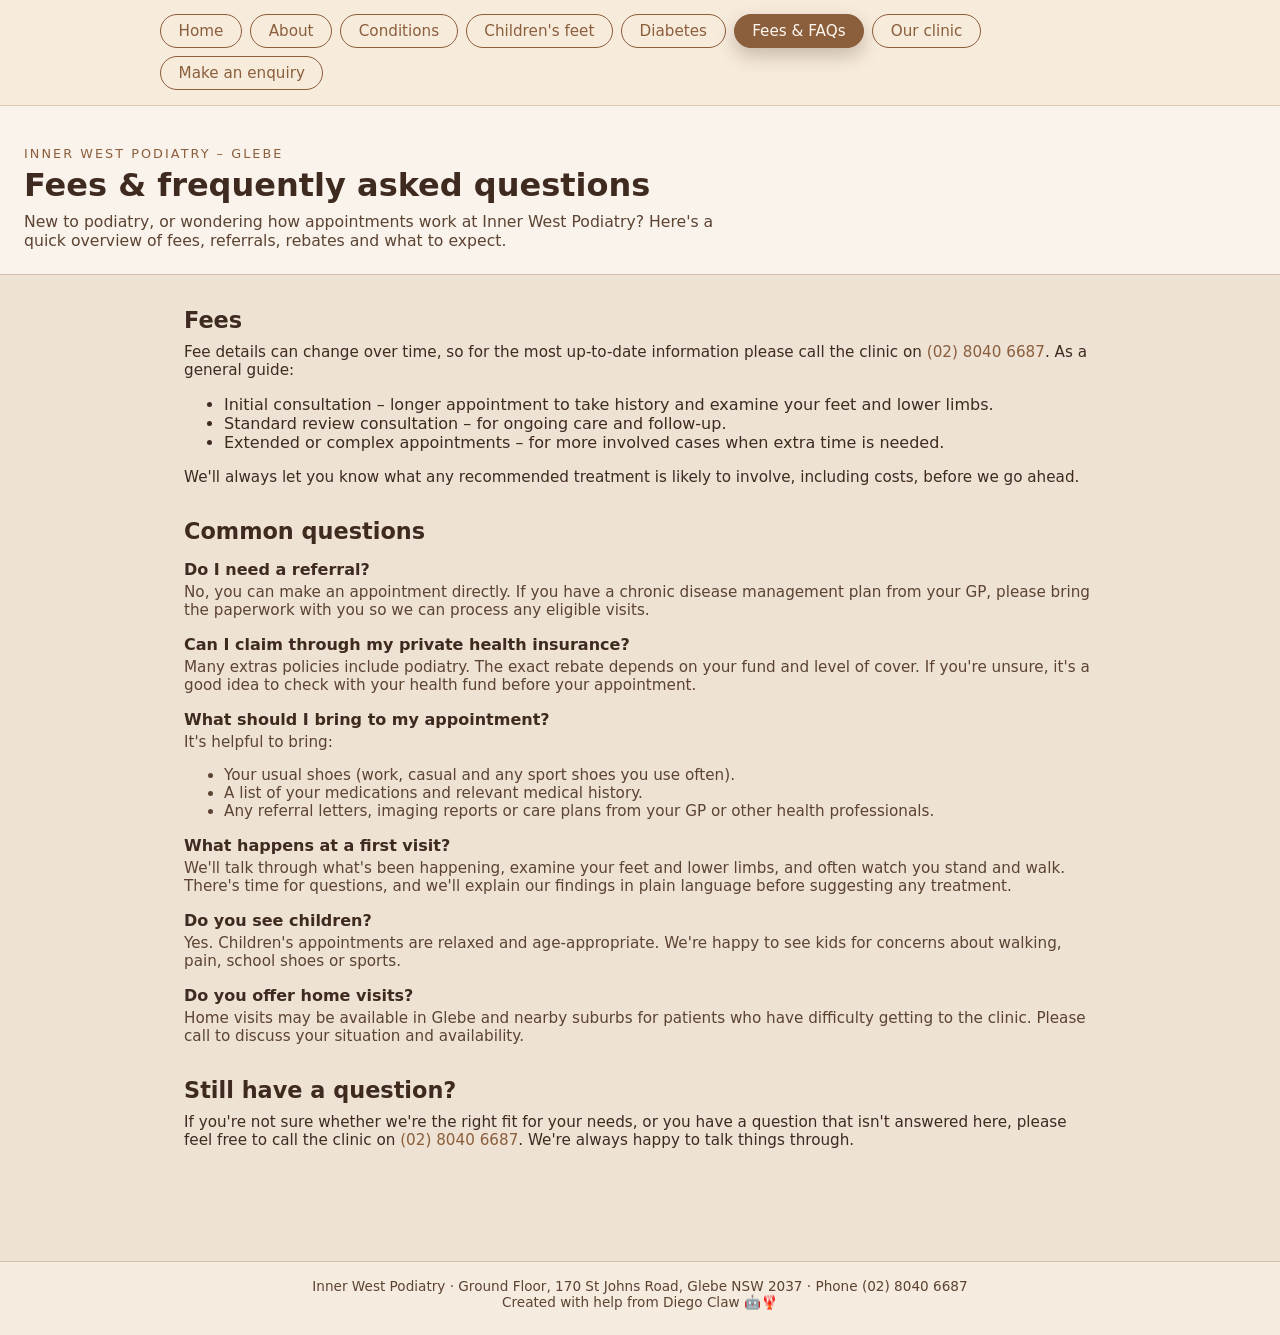
<file: faq.html>
<!DOCTYPE html>
<html lang="en">
<head>
  <meta charset="UTF-8" />
  <meta name="viewport" content="width=device-width, initial-scale=1.0" />
  <title>Fees &amp; Frequently Asked Questions – Inner West Podiatry</title>
  <link rel="stylesheet" href="style.css" />
  <style>
    body { margin: 0; font-family: system-ui, -apple-system, BlinkMacSystemFont, "Segoe UI", sans-serif; background: #ede2d4; color: #3f2a20; }
    .page-header { padding: 2.5rem 1.5rem 1.5rem; background: #f9f3eb; border-bottom: 1px solid #d4bfa9; }
    .page-eyebrow { text-transform: uppercase; letter-spacing: 0.16em; font-size: 0.8rem; color: #8b5e3c; margin-bottom: 0.35rem; }
    .page-header h1 { margin: 0 0 0.5rem; font-size: 2rem; }
    .page-header p { margin: 0; max-width: 720px; font-size: 0.98rem; color: #5c4332; }
    main { max-width: 960px; margin: 0 auto; padding: 2rem 1.5rem 3rem; }
    .section { margin-bottom: 2rem; }
    .section h2 { margin: 0 0 0.6rem; font-size: 1.4rem; }
    .section p { margin: 0 0 0.6rem; font-size: 0.95rem; }
    dl { margin: 0; }
    dt { margin-top: 1rem; font-weight: 600; }
    dd { margin: 0.25rem 0 0.5rem 0; font-size: 0.95rem; color: #5c4332; }
    a { color: #8b5e3c; text-decoration: none; }
    a:hover { text-decoration: underline; }
  </style>
</head>
<body>
  <div class="site-shell">
    <nav class="top-nav">
      <div class="top-nav-inner">
        <div class="top-nav-title">Inner West Podiatry</div>
        <div class="top-nav-links">
          <a href="index.html">Home</a>
          <a href="about.html">About</a>
          <a href="conditions.html">Conditions</a>
          <a href="kids-feet.html">Children&apos;s feet</a>
          <a href="diabetes-foot-care.html">Diabetes</a>
          <a href="faq.html" class="active">Fees &amp; FAQs</a>
          <a href="our-clinic.html">Our clinic</a>
          <a href="enquiry.html">Make an enquiry</a>
        </div>
      </div>
    </nav>

    <header class="page-header">
      <div class="page-eyebrow">INNER WEST PODIATRY – GLEBE</div>
      <h1>Fees &amp; frequently asked questions</h1>
      <p>
        New to podiatry, or wondering how appointments work at Inner West Podiatry? Here&apos;s a quick overview of fees,
        referrals, rebates and what to expect.
      </p>
    </header>

    <main>
      <section class="section">
        <h2>Fees</h2>
        <p>
          Fee details can change over time, so for the most up-to-date information please call the clinic on
          <a href="tel:0280406687">(02) 8040 6687</a>. As a general guide:
        </p>
        <ul>
          <li>Initial consultation – longer appointment to take history and examine your feet and lower limbs.</li>
          <li>Standard review consultation – for ongoing care and follow-up.</li>
          <li>Extended or complex appointments – for more involved cases when extra time is needed.</li>
        </ul>
        <p>
          We&apos;ll always let you know what any recommended treatment is likely to involve, including costs, before we go
          ahead.
        </p>
      </section>

      <section class="section">
        <h2>Common questions</h2>
        <dl>
          <dt>Do I need a referral?</dt>
          <dd>
            No, you can make an appointment directly. If you have a chronic disease management plan from your GP, please
            bring the paperwork with you so we can process any eligible visits.
          </dd>

          <dt>Can I claim through my private health insurance?</dt>
          <dd>
            Many extras policies include podiatry. The exact rebate depends on your fund and level of cover. If you&apos;re
            unsure, it&apos;s a good idea to check with your health fund before your appointment.
          </dd>

          <dt>What should I bring to my appointment?</dt>
          <dd>
            It&apos;s helpful to bring:
            <ul>
              <li>Your usual shoes (work, casual and any sport shoes you use often).</li>
              <li>A list of your medications and relevant medical history.</li>
              <li>Any referral letters, imaging reports or care plans from your GP or other health professionals.</li>
            </ul>
          </dd>

          <dt>What happens at a first visit?</dt>
          <dd>
            We&apos;ll talk through what&apos;s been happening, examine your feet and lower limbs, and often watch you stand and
            walk. There&apos;s time for questions, and we&apos;ll explain our findings in plain language before suggesting any
            treatment.
          </dd>

          <dt>Do you see children?</dt>
          <dd>
            Yes. Children&apos;s appointments are relaxed and age-appropriate. We&apos;re happy to see kids for concerns about
            walking, pain, school shoes or sports.
          </dd>

          <dt>Do you offer home visits?</dt>
          <dd>
            Home visits may be available in Glebe and nearby suburbs for patients who have difficulty getting to the
            clinic. Please call to discuss your situation and availability.
          </dd>
        </dl>
      </section>

      <section class="section">
        <h2>Still have a question?</h2>
        <p>
          If you&apos;re not sure whether we&apos;re the right fit for your needs, or you have a question that isn&apos;t answered
          here, please feel free to call the clinic on <a href="tel:0280406687">(02) 8040 6687</a>. We&apos;re always happy to
          talk things through.
        </p>
      </section>
    </main>

    <footer class="site-footer">
      Inner West Podiatry · Ground Floor, 170 St Johns Road, Glebe NSW 2037 · Phone (02) 8040 6687<br />
      Created with help from Diego Claw 🤖🦞
    </footer>
  </div>
</body>
</html>
</file>
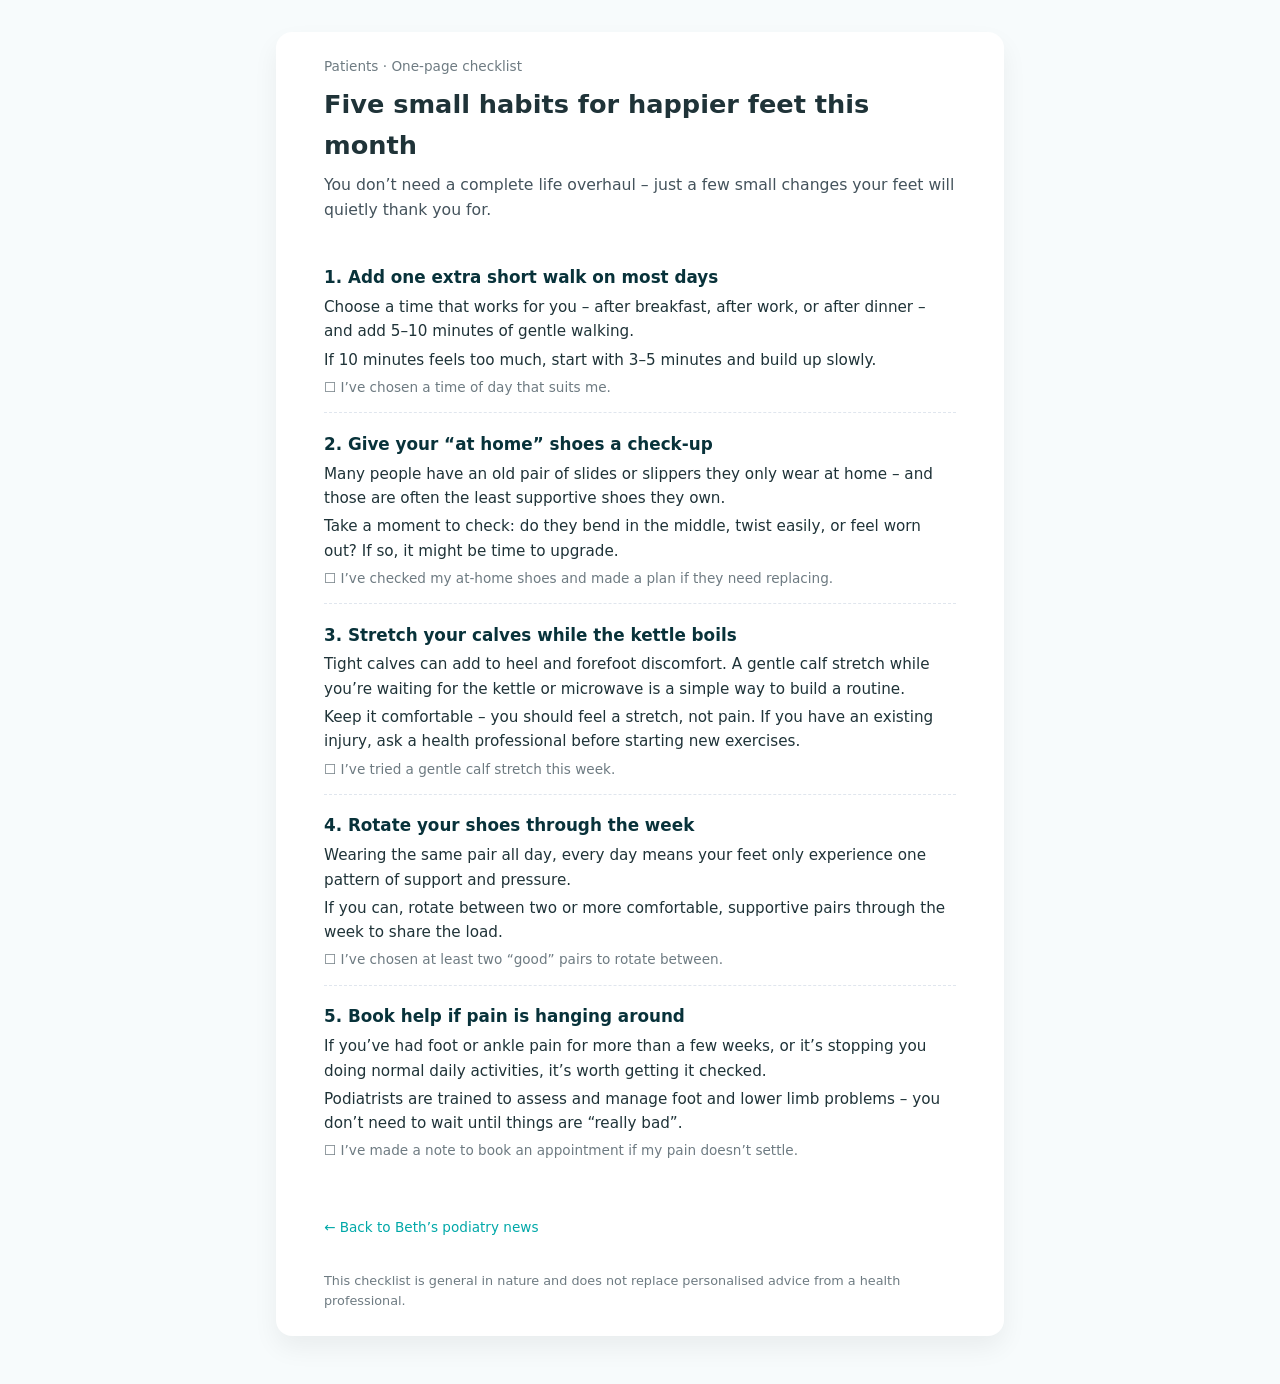
<file: five-small-habits-for-happier-feet.html>
<!DOCTYPE html>
<html lang="en">
<head>
  <meta charset="UTF-8" />
  <meta name="viewport" content="width=device-width, initial-scale=1.0" />
  <title>Five small habits for happier feet this month – Beth's Podiatry News</title>
  <meta name="description" content="A simple one-page checklist from Inner West podiatrist Beth: five small, realistic habits to help your feet feel better this month." />
  <style>
    body {
      font-family: system-ui, -apple-system, BlinkMacSystemFont, "Segoe UI", sans-serif;
      margin: 0;
      padding: 0;
      background: #f7fbfc;
      color: #1f3338;
      line-height: 1.6;
    }
    .page {
      max-width: 680px;
      margin: 2rem auto 3rem auto;
      padding: 0 1.5rem;
      background: #ffffff;
      border-radius: 16px;
      box-shadow: 0 12px 26px rgba(0, 0, 0, 0.06);
    }
    header {
      padding: 1.5rem 1.5rem 0.75rem 1.5rem;
    }
    header h1 {
      font-size: 1.6rem;
      margin: 0 0 0.35rem 0;
    }
    header p.meta {
      font-size: 0.85rem;
      color: #6e7b82;
      margin: 0 0 0.4rem 0;
    }
    header p.sub {
      font-size: 0.98rem;
      color: #44535c;
      margin: 0 0 0.9rem 0;
    }
    main {
      padding: 0 1.5rem 1.5rem 1.5rem;
      font-size: 0.95rem;
    }
    .habit {
      margin: 1rem 0 1.1rem 0;
      padding-bottom: 0.6rem;
      border-bottom: 1px dashed #e0e6ee;
    }
    .habit:last-of-type {
      border-bottom: none;
    }
    .habit h2 {
      font-size: 1.05rem;
      margin: 0 0 0.2rem 0;
      color: #08323a;
    }
    .habit p {
      margin: 0.25rem 0 0.25rem 0;
    }
    .habit .checkbox {
      font-size: 0.85rem;
      color: #6e7b82;
      margin-top: 0.3rem;
    }
    .back-link {
      display: inline-block;
      margin: 1.5rem 0 0.5rem 0;
      font-size: 0.85rem;
      color: #00a8a8;
      text-decoration: none;
    }
    .back-link:hover {
      text-decoration: underline;
    }
    footer {
      padding: 0 1.5rem 1.5rem 1.5rem;
      font-size: 0.8rem;
      color: #6e7b82;
    }
  </style>
</head>
<body>
  <div class="page">
    <header>
      <p class="meta">Patients · One-page checklist</p>
      <h1>Five small habits for happier feet this month</h1>
      <p class="sub">
        You don’t need a complete life overhaul – just a few small changes your feet
        will quietly thank you for.
      </p>
    </header>
    <main>
      <div class="habit">
        <h2>1. Add one extra short walk on most days</h2>
        <p>
          Choose a time that works for you – after breakfast, after work, or after
          dinner – and add 5–10 minutes of gentle walking.
        </p>
        <p>
          If 10 minutes feels too much, start with 3–5 minutes and build up slowly.
        </p>
        <p class="checkbox">☐ I’ve chosen a time of day that suits me.</p>
      </div>

      <div class="habit">
        <h2>2. Give your “at home” shoes a check-up</h2>
        <p>
          Many people have an old pair of slides or slippers they only wear at home –
          and those are often the least supportive shoes they own.
        </p>
        <p>
          Take a moment to check: do they bend in the middle, twist easily, or feel
          worn out? If so, it might be time to upgrade.
        </p>
        <p class="checkbox">☐ I’ve checked my at-home shoes and made a plan if they need replacing.</p>
      </div>

      <div class="habit">
        <h2>3. Stretch your calves while the kettle boils</h2>
        <p>
          Tight calves can add to heel and forefoot discomfort. A gentle calf stretch
          while you’re waiting for the kettle or microwave is a simple way to build a
          routine.
        </p>
        <p>
          Keep it comfortable – you should feel a stretch, not pain. If you have an
          existing injury, ask a health professional before starting new exercises.
        </p>
        <p class="checkbox">☐ I’ve tried a gentle calf stretch this week.</p>
      </div>

      <div class="habit">
        <h2>4. Rotate your shoes through the week</h2>
        <p>
          Wearing the same pair all day, every day means your feet only experience one
          pattern of support and pressure.
        </p>
        <p>
          If you can, rotate between two or more comfortable, supportive pairs
          through the week to share the load.
        </p>
        <p class="checkbox">☐ I’ve chosen at least two “good” pairs to rotate between.</p>
      </div>

      <div class="habit">
        <h2>5. Book help if pain is hanging around</h2>
        <p>
          If you’ve had foot or ankle pain for more than a few weeks, or it’s stopping
          you doing normal daily activities, it’s worth getting it checked.
        </p>
        <p>
          Podiatrists are trained to assess and manage foot and lower limb problems –
          you don’t need to wait until things are “really bad”.
        </p>
        <p class="checkbox">☐ I’ve made a note to book an appointment if my pain doesn’t settle.</p>
      </div>

      <a class="back-link" href="index.html#what-to-watch">← Back to Beth’s podiatry news</a>
    </main>
    <footer>
      This checklist is general in nature and does not replace personalised advice from a
      health professional.
    </footer>
  </div>
</body>
</html>
</file>
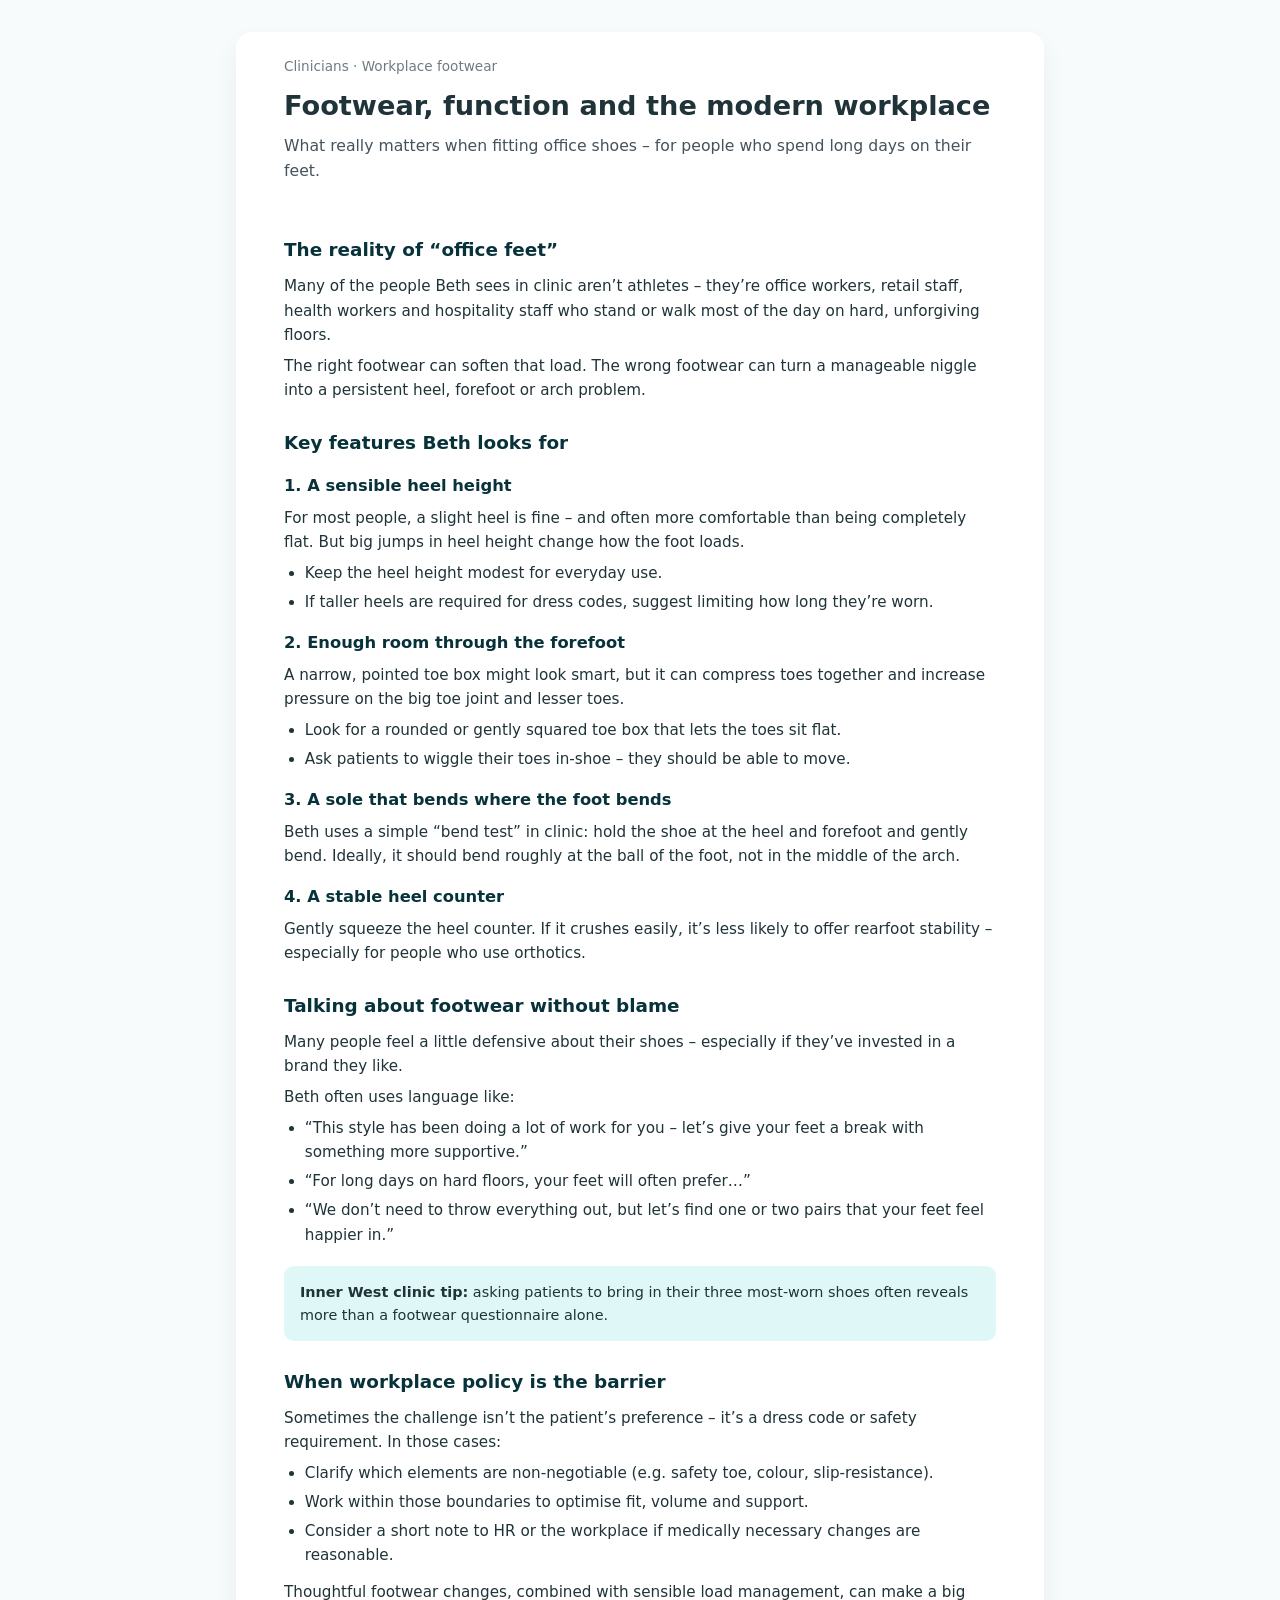
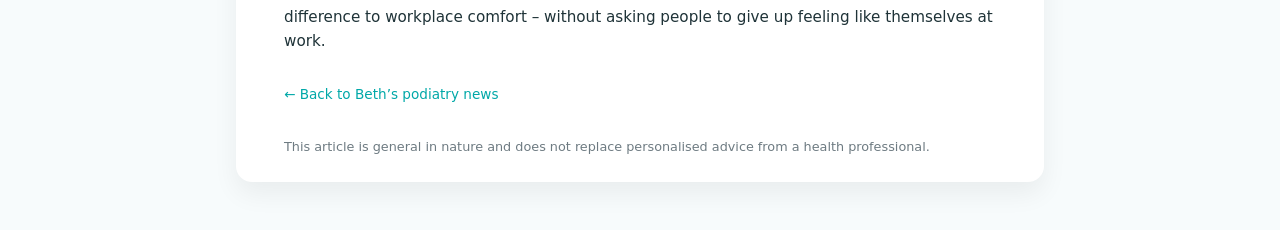
<file: footwear-function-modern-workplace.html>
<!DOCTYPE html>
<html lang="en">
<head>
  <meta charset="UTF-8" />
  <meta name="viewport" content="width=device-width, initial-scale=1.0" />
  <title>Footwear, function and the modern workplace – Beth's Podiatry News</title>
  <meta name="description" content="Inner West podiatrist Beth explores what really matters when choosing office footwear for comfort, function and long days on your feet." />
  <style>
    body {
      font-family: system-ui, -apple-system, BlinkMacSystemFont, "Segoe UI", sans-serif;
      margin: 0;
      padding: 0;
      background: #f7fbfc;
      color: #1f3338;
      line-height: 1.6;
    }
    .page {
      max-width: 760px;
      margin: 2rem auto 3rem auto;
      padding: 0 1.5rem;
      background: #ffffff;
      border-radius: 16px;
      box-shadow: 0 12px 26px rgba(0, 0, 0, 0.06);
    }
    header {
      padding: 1.5rem 1.5rem 0.75rem 1.5rem;
    }
    header h1 {
      font-size: 1.7rem;
      margin: 0 0 0.35rem 0;
    }
    header p.meta {
      font-size: 0.85rem;
      color: #6e7b82;
      margin: 0 0 0.4rem 0;
    }
    header p.sub {
      font-size: 0.98rem;
      color: #44535c;
      margin: 0 0 0.9rem 0;
    }
    main {
      padding: 0 1.5rem 1.5rem 1.5rem;
      font-size: 0.95rem;
    }
    h2 {
      font-size: 1.15rem;
      margin: 1.6rem 0 0.6rem 0;
      color: #08323a;
    }
    h3 {
      font-size: 1.02rem;
      margin: 1rem 0 0.4rem 0;
      color: #08323a;
    }
    p {
      margin: 0.4rem 0 0.4rem 0;
    }
    ul {
      margin: 0.4rem 0 0.8rem 1.3rem;
      padding: 0;
    }
    li {
      margin-bottom: 0.3rem;
    }
    .callout {
      margin: 1.2rem 0;
      padding: 0.9rem 1rem;
      border-radius: 10px;
      background: #e0f7f7;
      font-size: 0.9rem;
    }
    .back-link {
      display: inline-block;
      margin: 1.5rem 0 0.5rem 0;
      font-size: 0.85rem;
      color: #00a8a8;
      text-decoration: none;
    }
    .back-link:hover {
      text-decoration: underline;
    }
    footer {
      padding: 0 1.5rem 1.5rem 1.5rem;
      font-size: 0.8rem;
      color: #6e7b82;
    }
  </style>
</head>
<body>
  <div class="page">
    <header>
      <p class="meta">Clinicians · Workplace footwear</p>
      <h1>Footwear, function and the modern workplace</h1>
      <p class="sub">
        What really matters when fitting office shoes – for people who spend long days
        on their feet.
      </p>
    </header>
    <main>
      <h2>The reality of “office feet”</h2>
      <p>
        Many of the people Beth sees in clinic aren’t athletes – they’re office workers,
        retail staff, health workers and hospitality staff who stand or walk most of the
        day on hard, unforgiving floors.
      </p>
      <p>
        The right footwear can soften that load. The wrong footwear can turn a manageable
        niggle into a persistent heel, forefoot or arch problem.
      </p>

      <h2>Key features Beth looks for</h2>

      <h3>1. A sensible heel height</h3>
      <p>
        For most people, a slight heel is fine – and often more comfortable than being
        completely flat. But big jumps in heel height change how the foot loads.
      </p>
      <ul>
        <li>Keep the heel height modest for everyday use.</li>
        <li>If taller heels are required for dress codes, suggest limiting how long they’re worn.</li>
      </ul>

      <h3>2. Enough room through the forefoot</h3>
      <p>
        A narrow, pointed toe box might look smart, but it can compress toes together and
        increase pressure on the big toe joint and lesser toes.
      </p>
      <ul>
        <li>Look for a rounded or gently squared toe box that lets the toes sit flat.</li>
        <li>Ask patients to wiggle their toes in‑shoe – they should be able to move.</li>
      </ul>

      <h3>3. A sole that bends where the foot bends</h3>
      <p>
        Beth uses a simple “bend test” in clinic: hold the shoe at the heel and forefoot
        and gently bend. Ideally, it should bend roughly at the ball of the foot, not
        in the middle of the arch.
      </p>

      <h3>4. A stable heel counter</h3>
      <p>
        Gently squeeze the heel counter. If it crushes easily, it’s less likely to offer
        rearfoot stability – especially for people who use orthotics.
      </p>

      <h2>Talking about footwear without blame</h2>
      <p>
        Many people feel a little defensive about their shoes – especially if they’ve
        invested in a brand they like.
      </p>
      <p>Beth often uses language like:</p>
      <ul>
        <li>“This style has been doing a lot of work for you – let’s give your feet a break with something more supportive.”</li>
        <li>“For long days on hard floors, your feet will often prefer…”</li>
        <li>“We don’t need to throw everything out, but let’s find one or two pairs that your feet feel happier in.”</li>
      </ul>

      <div class="callout">
        <strong>Inner West clinic tip:</strong> asking patients to bring in their three
        most‑worn  shoes often reveals more than a footwear questionnaire alone.
      </div>

      <h2>When workplace policy is the barrier</h2>
      <p>
        Sometimes the challenge isn’t the patient’s preference – it’s a dress code or
        safety requirement. In those cases:
      </p>
      <ul>
        <li>Clarify which elements are non‑negotiable (e.g. safety toe, colour, slip‑resistance).</li>
        <li>Work within those boundaries to optimise fit, volume and support.</li>
        <li>Consider a short note to HR or the workplace if medically necessary changes are reasonable.</li>
      </ul>

      <p>
        Thoughtful footwear changes, combined with sensible load management, can make a
        big difference to workplace comfort – without asking people to give up feeling
        like themselves at work.
      </p>

      <a class="back-link" href="index.html#what-to-watch">← Back to Beth’s podiatry news</a>
    </main>
    <footer>
      This article is general in nature and does not replace personalised advice from a
      health professional.
    </footer>
  </div>
</body>
</html>
</file>
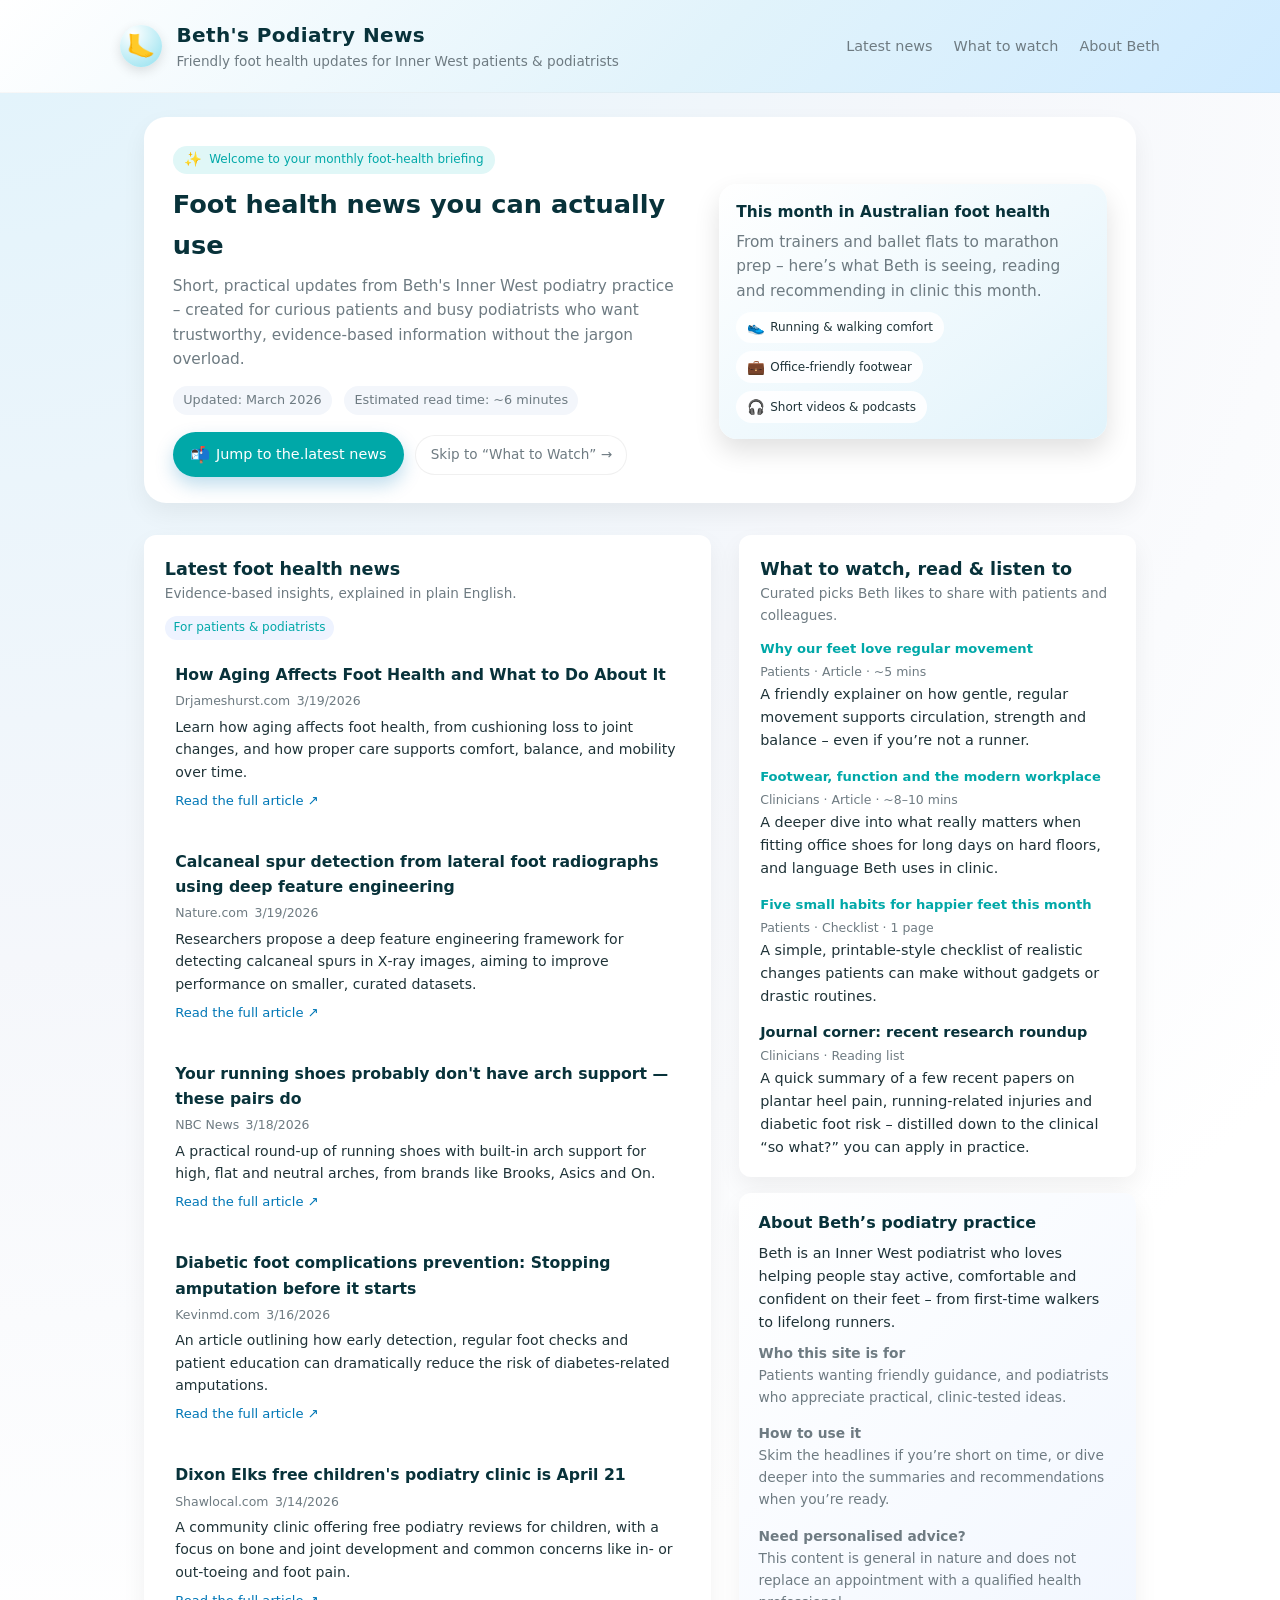
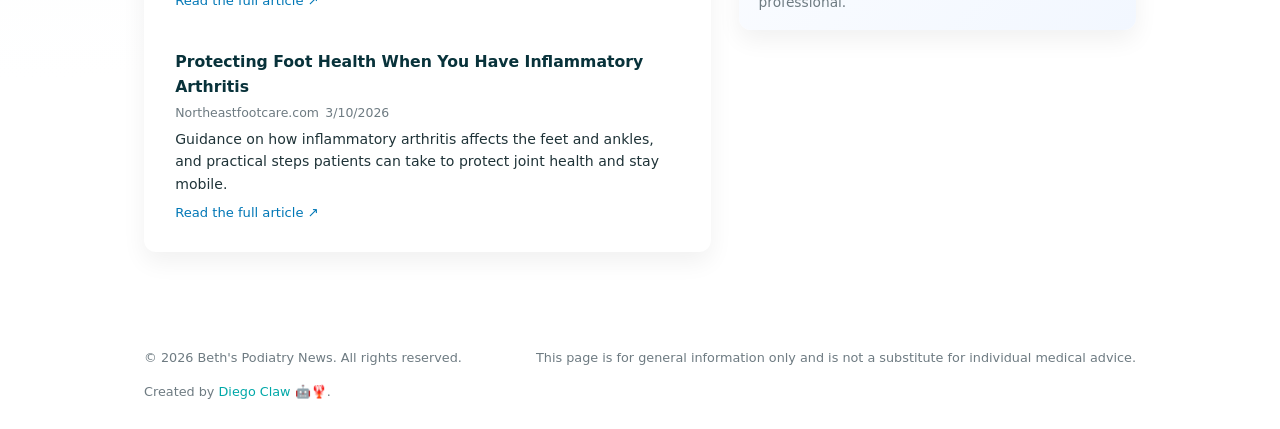
<file: index.backup.html>
<!DOCTYPE html>
<html lang="en">
<head>
  <meta charset="UTF-8" />
  <meta name="viewport" content="width=device-width, initial-scale=1.0" />
  <title>Beth's Podiatry News – Foot Health, Updates & What to Watch</title>
  <meta name="description" content="Friendly, up‑to‑date foot health news and recommendations from Beth's podiatry practice – for patients and podiatrists alike." />
  <style>
    :root {
      --accent: #00a8a8;
      --accent-soft: #e0f7f7;
      --dark: #08323a;
      --text: #1f3338;
      --bg: #f7fbfc;
      --card-bg: #ffffff;
      --muted: #6e7b82;
      --radius: 12px;
      --shadow-soft: 0 10px 25px rgba(0, 0, 0, 0.06);
    }

    * {
      box-sizing: border-box;
      margin: 0;
      padding: 0;
    }

    body {
      font-family: system-ui, -apple-system, BlinkMacSystemFont, "Segoe UI", sans-serif;
      background: radial-gradient(circle at top left, #e1f3fb, #f5f7fb 40%, #ffffff 70%);
      color: var(--text);
      line-height: 1.6;
      padding: 0;
      margin: 0;
    }

    header {
      background: linear-gradient(135deg, #ffffff 0%, #e1f3fb 55%, #d0ebff 100%);
      border-bottom: 1px solid rgba(0, 0, 0, 0.03);
      padding: 1.2rem 1.5rem;
      position: sticky;
      top: 0;
      z-index: 10;
      backdrop-filter: blur(10px);
    }

    .header-inner {
      max-width: 1040px;
      margin: 0 auto;
      display: flex;
      align-items: center;
      justify-content: space-between;
      gap: 1.5rem;
    }

    .brand {
      display: flex;
      align-items: center;
      gap: 0.9rem;
    }

    .logo {
      width: 42px;
      height: 42px;
      border-radius: 50%;
      background: radial-gradient(circle at 30% 20%, #ffffff, #90e0ef);
      box-shadow: 0 4px 12px rgba(0, 0, 0, 0.12);
      display: flex;
      align-items: center;
      justify-content: center;
      font-size: 1.4rem;
    }

    .brand-text h1 {
      font-size: 1.25rem;
      color: var(--dark);
      letter-spacing: 0.02em;
    }

    .brand-text p {
      font-size: 0.85rem;
      color: var(--muted);
    }

    nav a {
      font-size: 0.9rem;
      color: var(--muted);
      text-decoration: none;
      margin-left: 1rem;
      padding-bottom: 0.25rem;
      border-bottom: 2px solid transparent;
    }

    nav a:hover,
    nav a:focus {
      color: var(--accent);
      border-bottom-color: var(--accent);
    }

    main {
      max-width: 1040px;
      margin: 1.5rem auto 2.5rem auto;
      padding: 0 1.5rem 2rem 1.5rem;
    }

    .hero {
      background: var(--card-bg);
      border-radius: 22px;
      padding: 1.8rem 1.8rem 1.6rem 1.8rem;
      box-shadow: var(--shadow-soft);
      display: grid;
      grid-template-columns: minmax(0, 1.8fr) minmax(0, 1.4fr);
      gap: 1.75rem;
      align-items: center;
      margin-bottom: 2rem;
    }

    .hero-tag {
      display: inline-flex;
      align-items: center;
      gap: 0.45rem;
      background: var(--accent-soft);
      color: var(--accent);
      border-radius: 999px;
      padding: 0.15rem 0.7rem 0.18rem;
      font-size: 0.75rem;
      font-weight: 500;
      margin-bottom: 0.6rem;
    }

    .hero-tag span.icon {
      font-size: 0.9rem;
    }

    .hero h2 {
      font-size: 1.6rem;
      margin-bottom: 0.5rem;
      color: var(--dark);
    }

    .hero p {
      font-size: 0.96rem;
      color: var(--muted);
      margin-bottom: 0.9rem;
    }

    .hero-meta {
      display: flex;
      flex-wrap: wrap;
      gap: 0.75rem;
      font-size: 0.8rem;
      color: var(--muted);
      margin-bottom: 1.1rem;
    }

    .pill {
      padding: 0.25rem 0.65rem;
      border-radius: 999px;
      background: #f3f6fb;
    }

    .hero-cta {
      display: flex;
      flex-wrap: wrap;
      gap: 0.7rem;
      align-items: center;
    }

    .btn-primary {
      border: none;
      outline: none;
      cursor: pointer;
      background: var(--accent);
      color: #ffffff;
      padding: 0.6rem 1.1rem;
      border-radius: 999px;
      font-size: 0.9rem;
      font-weight: 500;
      display: inline-flex;
      align-items: center;
      gap: 0.35rem;
      text-decoration: none;
      box-shadow: 0 8px 18px rgba(0, 119, 182, 0.25);
    }

    .btn-primary span.icon {
      font-size: 1rem;
    }

    .btn-secondary {
      border-radius: 999px;
      padding: 0.5rem 0.9rem;
      font-size: 0.85rem;
      border: 1px solid rgba(0, 0, 0, 0.06);
      background: #ffffff;
      color: var(--muted);
      text-decoration: none;
    }

    .hero-image {
      position: relative;
      padding-left: 0.5rem;
    }

    .hero-card {
      background: linear-gradient(145deg, #ffffff, #e1f3fb);
      border-radius: 18px;
      padding: 1rem 1.1rem;
      box-shadow: 0 12px 26px rgba(0, 0, 0, 0.12);
      font-size: 0.84rem;
    }

    .hero-card h3 {
      font-size: 0.96rem;
      color: var(--dark);
      margin-bottom: 0.35rem;
    }

    .hero-card p {
      color: var(--muted);
      margin-bottom: 0.5rem;
    }

    .hero-badges {
      display: flex;
      flex-wrap: wrap;
      gap: 0.5rem;
      margin-top: 0.35rem;
    }

    .badge {
      font-size: 0.75rem;
      background: rgba(255, 255, 255, 0.9);
      border-radius: 999px;
      padding: 0.28rem 0.7rem;
      display: inline-flex;
      align-items: center;
      gap: 0.3rem;
    }

    .badge span.icon {
      font-size: 0.9rem;
    }

    .sections-grid {
      display: grid;
      grid-template-columns: minmax(0, 2fr) minmax(0, 1.4fr);
      gap: 1.8rem;
      align-items: flex-start;
    }

    section {
      margin-bottom: 1.5rem;
    }

    .section-card {
      background: var(--card-bg);
      border-radius: var(--radius);
      padding: 1.25rem 1.3rem 1.1rem 1.3rem;
      box-shadow: var(--shadow-soft);
    }

    .section-header {
      display: flex;
      justify-content: space-between;
      align-items: baseline;
      flex-wrap: wrap;
      gap: 0.7rem;
      margin-bottom: 0.65rem;
    }

    .section-header h2 {
      font-size: 1.1rem;
      color: var(--dark);
    }

    .section-header p {
      font-size: 0.85rem;
      color: var(--muted);
    }

    .article-list {
      list-style: none;
      margin: 0;
      padding: 0;
      display: flex;
      flex-direction: column;
      gap: 0.9rem;
    }

    .article-item {
      padding: 0.75rem 0.65rem;
      border-radius: 10px;
      transition: background 0.16s ease;
    }

    .article-item:hover {
      background: #f5f7fb;
    }

    .article-item h3 {
      font-size: 0.98rem;
      color: var(--dark);
      margin-bottom: 0.25rem;
    }

    .article-meta {
      font-size: 0.78rem;
      color: var(--muted);
      margin-bottom: 0.28rem;
      display: flex;
      flex-wrap: wrap;
      gap: 0.4rem;
    }

    .article-summary {
      font-size: 0.88rem;
      color: var(--text);
    }

    .label-pill {
      border-radius: 999px;
      padding: 0.15rem 0.55rem;
      background: #eef3ff;
      color: var(--accent);
      font-size: 0.75rem;
    }

    .watch-list {
      list-style: none;
      margin: 0.35rem 0 0 0;
      padding: 0;
      display: flex;
      flex-direction: column;
      gap: 0.8rem;
      font-size: 0.9rem;
    }

    .watch-item strong {
      color: var(--dark);
    }

    .watch-tag {
      font-size: 0.78rem;
      color: var(--muted);
    }

    .watch-link {
      font-size: 0.82rem;
      color: var(--accent);
      text-decoration: none;
    }

    .watch-link:hover {
      text-decoration: underline;
    }

&
    .last-updated {
      margin: 0.25rem 0 0.9rem 0;
      font-size: 0.78rem;
      color: var(--muted);
    }

    .about-card {
      margin-top: 1rem;
      background: linear-gradient(135deg, #ffffff, #f2f7ff);
      border-radius: var(--radius);
      padding: 1.1rem 1.2rem;
      box-shadow: var(--shadow-soft);
      font-size: 0.9rem;
    }

    .about-card h3 {
      font-size: 1rem;
      margin-bottom: 0.35rem;
      color: var(--dark);
    }

    .about-grid {
      display: flex;
      flex-wrap: wrap;
      gap: 0.9rem 1.2rem;
      margin-top: 0.5rem;
      font-size: 0.86rem;
      color: var(--muted);
    }

    footer {
      max-width: 1040px;
      margin: 0 auto 1.7rem auto;
      padding: 0 1.5rem;
      font-size: 0.8rem;
      color: var(--muted);
      display: flex;
      justify-content: space-between;
      flex-wrap: wrap;
      gap: 0.8rem;
    }

    footer a {
      color: var(--accent);
      text-decoration: none;
    }

    footer a:hover {
      text-decoration: underline;
    }

    @media (max-width: 768px) {
      header {
        padding: 0.9rem 1rem;
      }

      .header-inner {
        flex-direction: column;
        align-items: flex-start;
      }

      nav {
        width: 100%;
        display: flex;
        flex-wrap: wrap;
        gap: 0.75rem;
        margin-top: 0.35rem;
      }

      nav a {
        margin-left: 0;
        margin-right: 0.5rem;
      }

      main {
        padding: 0 1rem 2rem 1rem;
        margin-top: 1.2rem;
      }

      .hero {
        grid-template-columns: minmax(0, 1fr);
        padding: 1.4rem 1.3rem 1.2rem 1.3rem;
      }

      .hero-image {
        order: -1;
        padding-left: 0;
      }

      .sections-grid {
        grid-template-columns: minmax(0, 1fr);
      }

      footer {
        padding: 0 1rem 1.5rem 1rem;
      }
    }
  </style>
</head>
<body>
  <header>
    <div class="header-inner">
      <div class="brand">
        <div class="logo" aria-hidden="true">🦶</div>
        <div class="brand-text">
          <h1>Beth's Podiatry News</h1>
          <p>Friendly foot health updates for Inner West patients & podiatrists</p>
        </div>
      </div>
      <nav aria-label="Primary">
        <a href="#latest-news">Latest news</a>
        <a href="#what-to-watch">What to watch</a>
        <a href="#about-beth">About Beth</a>
      </nav>
    </div>
  </header>

  <main>
    <section class="hero" aria-labelledby="hero-heading">
      <div>
        <div class="hero-tag">
          <span class="icon" aria-hidden="true">✨</span>
          <span>Welcome to your monthly foot-health briefing</span>
        </div>
        <h2 id="hero-heading">Foot health news you can actually use</h2>
        <p>
          Short, practical updates from Beth's Inner West podiatry practice – created for curious
          patients and busy podiatrists who want trustworthy, evidence‑based information
          without the jargon overload.
        </p>
        <div class="hero-meta">
          <span class="pill">Updated: March 2026</span>
          <span class="pill">Estimated read time: ~6 minutes</span>
        </div>
        <div class="hero-cta">
          <a class="btn-primary" href="#latest-news">
            <span class="icon" aria-hidden="true">📬</span>
            <span>Jump to the.latest news</span>
          </a>
          <a class="btn-secondary" href="#what-to-watch">Skip to “What to Watch” →</a>
        </div>
      </div>
      <div class="hero-image">
        <div class="hero-card" aria-label="Highlights this month">
          <h3>This month in Australian foot health</h3>
          <p>
            From trainers and ballet flats to marathon prep – here’s what Beth is seeing,
            reading and recommending in clinic this month.
          </p>
          <div class="hero-badges">
            <span class="badge"><span class="icon" aria-hidden="true">👟</span>Running & walking comfort</span>
            <span class="badge"><span class="icon" aria-hidden="true">💼</span>Office‑friendly footwear</span>
            <span class="badge"><span class="icon" aria-hidden="true">🎧</span>Short videos & podcasts</span>
          </div>
        </div>
      </div>
    </section>

    <div class="sections-grid">
      <section id="latest-news" aria-labelledby="latest-news-heading">
        <article class="section-card">
          <div class="section-header">
            <div>
              <h2 id="latest-news-heading">Latest foot health news</h2>
              <p>Evidence‑based insights, explained in plain English.</p>
            </div>
            <span class="label-pill">For patients & podiatrists</span>
          </div>
          <ul class="article-list">
            <li class="article-item">
              <h3>Are your "comfy" shoes secretly tiring out your feet?</h3>
              <div class="article-meta">
                <span>Theme: Everyday footwear</span>
                <span>Audience: Patients</span>
              </div>
              <p class="article-summary">
                Many people choose ultra‑soft, squishy shoes because they feel comfortable
                in the shop. The catch? If your shoes do all the work, your foot muscles
                can switch off. Beth explains how to choose shoes that feel good <em>and</em>
                still let your feet stay strong – including a simple 3‑step check you can
                do in the store.
              </p>
            </li>

            <li class="article-item">
              <h3>Heel pain in the morning: when to stretch, when to seek help</h3>
              <div class="article-meta">
                <span>Theme: Plantar heel pain</span>
                <span>Audience: Patients</span>
              </div>
              <p class="article-summary">
                That first painful step out of bed isn’t just “getting older”. We walk
                through common causes of heel pain, simple routines you can try at home,
                and clear signs it’s time to book in with a podiatrist rather than
                continuing to “wait and see”.
              </p>
            </li>

            <li class="article-item">
              <h3>Marathon season: load, recovery and realistic training feet can handle</h3>
              <div class="article-meta">
                <span>Theme: Sports podiatry</span>
                <span>Audience: Patients & podiatrists</span>
              </div>
              <p class="article-summary">
                Training volume often jumps faster than feet can adapt. Beth outlines a
                foot‑friendly structure for ramping up distance, what to do when niggles
                appear, and how podiatrists can help runners balance performance goals with
                sensible tissue loading.
              </p>
            </li>

            <li class="article-item">
              <h3>For clinicians: quick screen for footwear red flags in under 2 minutes</h3>
              <div class="article-meta">
                <span>Theme: Clinical practice</span>
                <span>Audience: Podiatrists</span>
              </div>
              <p class="article-summary">
                A practical chair‑side checklist Beth uses to spot footwear issues during
                busy consults. We cover sole stiffness, heel counter strength and in‑shoe
                volume – plus simple language you can use so patients understand the “why”
                behind your recommendations.
              </p>
            </li>
          </ul>
        </article>
      </section>

      <aside id="what-to-watch" aria-labelledby="what-to-watch-heading">
        <div class="section-card">
          <div class="section-header">
            <div>
              <h2 id="what-to-watch-heading">What to watch, read & listen to</h2>
              <p>Curated picks Beth likes to share with patients and colleagues.</p>
            </div>
          </div>
          <ul class="watch-list">
            <li class="watch-item">
              <strong><a class="watch-link" href="why-our-feet-love-regular-movement.html">
                Why our feet love regular movement
              </a></strong><br />
              <span class="watch-tag">Patients · Article · ~5 mins</span><br />
              <span>
                A friendly explainer on how gentle, regular movement supports circulation,
                strength and balance – even if you’re not a runner.
              </span>
            </li>

            <li class="watch-item">
              <strong><a class="watch-link" href="footwear-function-modern-workplace.html">
                Footwear, function and the modern workplace
              </a></strong><br />
              <span class="watch-tag">Clinicians · Article · ~8–10 mins</span><br />
              <span>
                A deeper dive into what really matters when fitting office shoes for long days
                on hard floors, and language Beth uses in clinic.
              </span>
            </li>

            <li class="watch-item">
              <strong><a class="watch-link" href="five-small-habits-for-happier-feet.html">
                Five small habits for happier feet this month
              </a></strong><br />
              <span class="watch-tag">Patients · Checklist · 1 page</span><br />
              <span>
                A simple, printable-style checklist of realistic changes patients can make
                without gadgets or drastic routines.
              </span>
            </li>

            <li class="watch-item">
              <strong>Journal corner: recent research roundup</strong><br />
              <span class="watch-tag">Clinicians · Reading list</span><br />
              <span>
                A quick summary of a few recent papers on plantar heel pain, running‑related
                injuries and diabetic foot risk – distilled down to the clinical “so what?”
                you can apply in practice.
              </span>
            </li>
          </ul>
        </div>

        <div id="about-beth" class="about-card">
          <h3>About Beth’s podiatry practice</h3>
          <p>
            Beth is an Inner West podiatrist who loves helping people stay active, comfortable and
            confident on their feet – from first‑time walkers to lifelong runners.
          </p>
          <div class="about-grid">
            <div>
              <strong>Who this site is for</strong><br />
              Patients wanting friendly guidance, and podiatrists who appreciate
              practical, clinic‑tested ideas.
            </div>
            <div>
              <strong>How to use it</strong><br />
              Skim the headlines if you’re short on time, or dive deeper into the summaries
              and recommendations when you’re ready.
            </div>
            <div>
              <strong>Need personalised advice?</strong><br />
              This content is general in nature and does not replace an appointment with a
              qualified health professional.
            </div>
          </div>
        </div>
      </aside>
    </div>
  </main>

  <footer>
    <div>
      © <span id="year"></span> Beth's Podiatry News. All rights reserved.
    </div>
    <div>
      This page is for general information only and is not a substitute for individual
      medical advice.
    </div>
    <div>
      Created by <a href="https://andrewrix-ctrl.github.io/diego-site/" target="_blank" rel="noopener noreferrer">Diego Claw 🤖🦞</a>.
    </div>
  </footer>

  <script>
    function updateLastUpdatedFromNews(data) {
      try {
        const el = document.querySelector(".last-updated");
        if (!el || !data || !Array.isArray(data.articles) || !data.articles.length) return;
        const dates = data.articles
          .map(a => a.publishedAt)
          .filter(Boolean)
          .map(d => new Date(d))
          .filter(d => !Number.isNaN(d.getTime()));
        if (!dates.length) return;
        const latest = new Date(Math.max(...dates));
        const formatted = latest.toLocaleDateString(undefined, {
          year: "numeric",
          month: "short",
          day: "numeric"
        });
        el.textContent = `News feed: refreshed from Australian podiatry sources on .`;
      } catch (e) {
        console.warn("Could not update last-updated label", e);
      }
    }


    // Keep the year current without needing manual edits
    document.getElementById("year").textContent = new Date().getFullYear();

    // Load curated news from news-data.json and inject into the Latest News section
    async function loadFootNews() {
      const list = document.querySelector(".article-list");
      if (!list) return;

      try {
        const resp = await fetch("news-data.json", { cache: "no-store" });
        if (!resp.ok) {
          console.warn("No news-data.json yet, using static content.");
          return; // fall back to static HTML
        }

        const data = await resp.json();
        const articles = Array.isArray(data.articles) ? data.articles : [];

        if (!articles.length) {
          console.warn("news-data.json has no articles, keeping static content.");
          return;
        }

        // Clear existing static items
        list.innerHTML = "";

        for (const article of articles) {
          const li = document.createElement("li");
          li.className = "article-item";

          const title = article.title || "Foot health article";
          const summary = article.summary || "";
          const url = article.url || "#";
          const source = article.source || "News source";
          const publishedAt = article.publishedAt || "";
          const dateStr = publishedAt ? new Date(publishedAt).toLocaleDateString() : "";

          li.innerHTML = `
          <h3>${title}</h3>
          <div class="article-meta">
            <span>${source}</span>
            ${dateStr ? `<span>${dateStr}</span>` : ""}
          </div>
          <p class="article-summary">
            ${summary}
          </p>
          <p style="margin-top:0.4rem;font-size:0.82rem;">
            <a href="${url}" target="_blank" rel="noopener noreferrer" style="color:#0077b6;text-decoration:none;">
              Read the full article ↗
            </a>
          </p>
        `;
          list.appendChild(li);
        }
      } catch (err) {
        console.error("Error loading news-data.json", err);
      }
    }

    loadFootNews();
  </script>
</body>
</html>
</file>
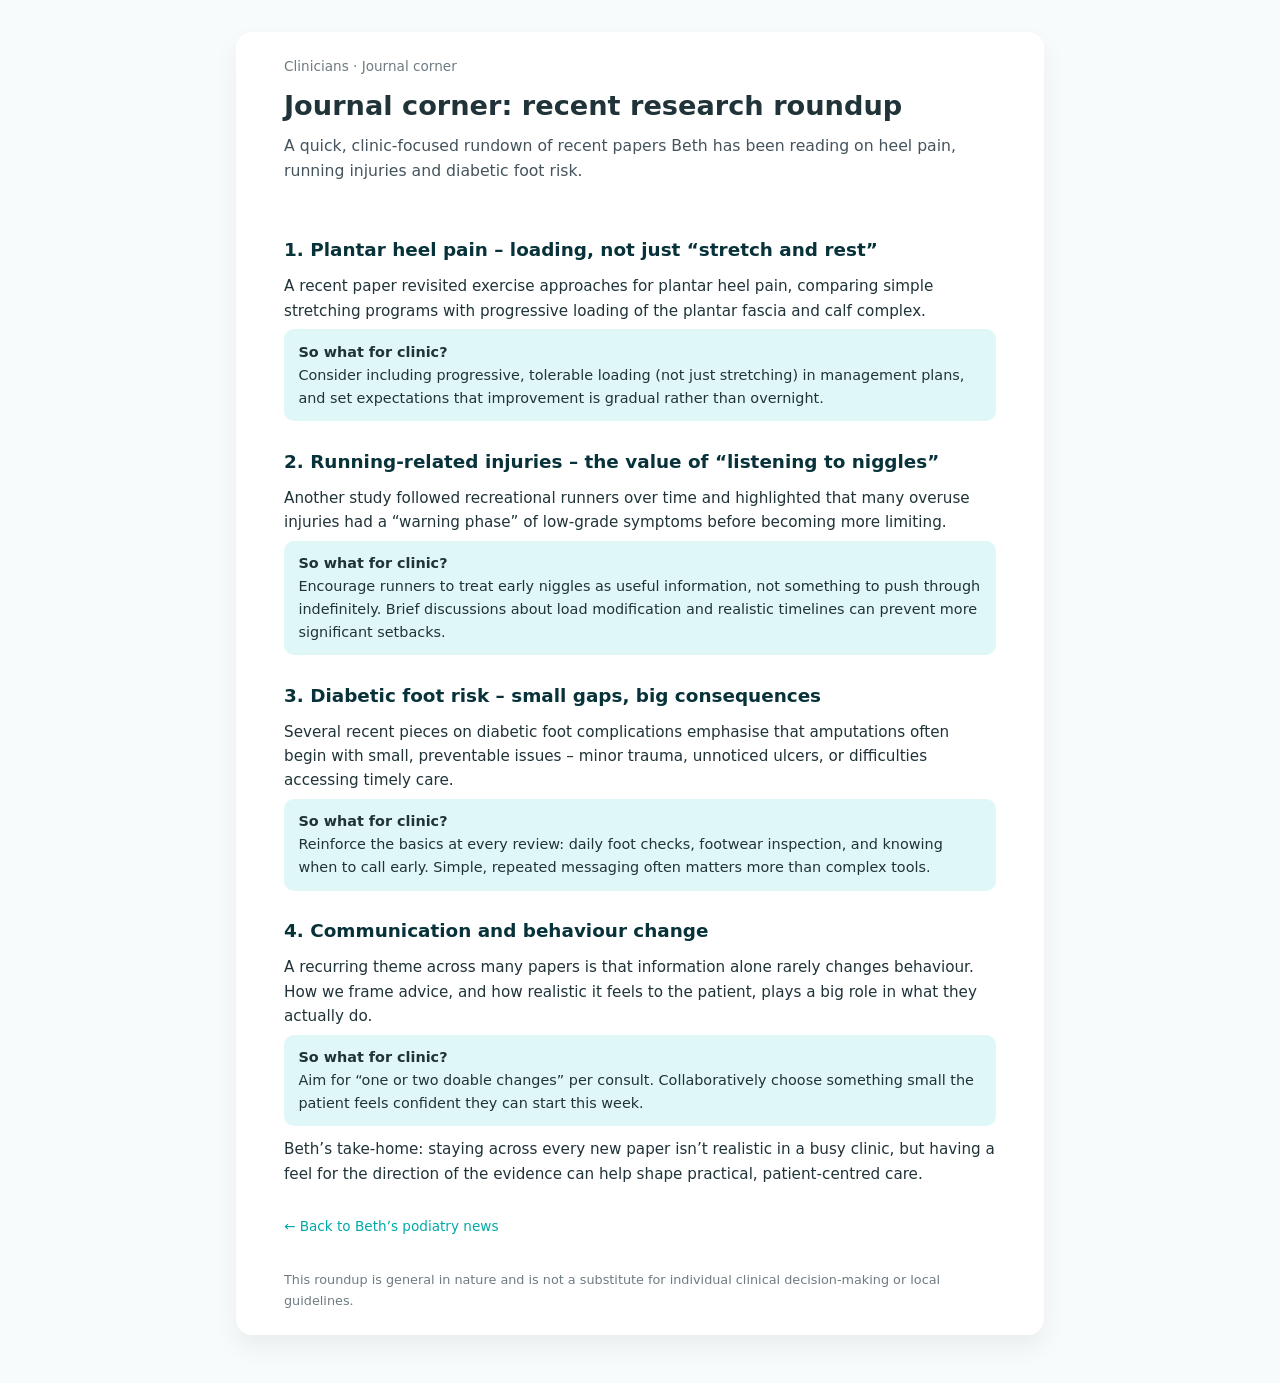
<file: journal-corner-recent-research-roundup.html>
<!DOCTYPE html>
<html lang="en">
<head>
  <meta charset="UTF-8" />
  <meta name="viewport" content="width=device-width, initial-scale=1.0" />
  <title>Journal corner: recent research roundup – Beth's Podiatry News</title>
  <meta name="description" content="Beth's quick, clinic-focused rundown of recent research on heel pain, running-related injuries and diabetic foot risk." />
  <style>
    body {
      font-family: system-ui, -apple-system, BlinkMacSystemFont, "Segoe UI", sans-serif;
      margin: 0;
      padding: 0;
      background: #f7fbfc;
      color: #1f3338;
      line-height: 1.6;
    }
    .page {
      max-width: 760px;
      margin: 2rem auto 3rem auto;
      padding: 0 1.5rem;
      background: #ffffff;
      border-radius: 16px;
      box-shadow: 0 12px 26px rgba(0, 0, 0, 0.06);
    }
    header {
      padding: 1.5rem 1.5rem 0.75rem 1.5rem;
    }
    header h1 {
      font-size: 1.7rem;
      margin: 0 0 0.35rem 0;
    }
    header p.meta {
      font-size: 0.85rem;
      color: #6e7b82;
      margin: 0 0 0.4rem 0;
    }
    header p.sub {
      font-size: 0.98rem;
      color: #44535c;
      margin: 0 0 0.9rem 0;
    }
    main {
      padding: 0 1.5rem 1.5rem 1.5rem;
      font-size: 0.95rem;
    }
    h2 {
      font-size: 1.15rem;
      margin: 1.6rem 0 0.6rem 0;
      color: #08323a;
    }
    h3 {
      font-size: 1.02rem;
      margin: 1rem 0 0.4rem 0;
      color: #08323a;
    }
    p {
      margin: 0.4rem 0 0.4rem 0;
    }
    ul {
      margin: 0.4rem 0 0.8rem 1.3rem;
      padding: 0;
    }
    li {
      margin-bottom: 0.25rem;
    }
    .so-what {
      margin: 0.4rem 0 0.7rem 0;
      padding: 0.7rem 0.9rem;
      border-radius: 10px;
      background: #e0f7f7;
      font-size: 0.9rem;
    }
    .back-link {
      display: inline-block;
      margin: 1.5rem 0 0.5rem 0;
      font-size: 0.85rem;
      color: #00a8a8;
      text-decoration: none;
    }
    .back-link:hover {
      text-decoration: underline;
    }
    footer {
      padding: 0 1.5rem 1.5rem 1.5rem;
      font-size: 0.8rem;
      color: #6e7b82;
    }
  </style>
</head>
<body>
  <div class="page">
    <header>
      <p class="meta">Clinicians · Journal corner</p>
      <h1>Journal corner: recent research roundup</h1>
      <p class="sub">
        A quick, clinic-focused rundown of recent papers Beth has been reading on heel
        pain, running injuries and diabetic foot risk.
      </p>
    </header>
    <main>
      <h2>1. Plantar heel pain – loading, not just “stretch and rest”</h2>
      <p>
        A recent paper revisited exercise approaches for plantar heel pain, comparing
        simple stretching programs with progressive loading of the plantar fascia and
        calf complex.
      </p>
      <div class="so-what">
        <strong>So what for clinic?</strong><br />
        Consider including progressive, tolerable loading (not just stretching) in
        management plans, and set expectations that improvement is gradual rather than
        overnight.
      </div>

      <h2>2. Running-related injuries – the value of “listening to niggles”</h2>
      <p>
        Another study followed recreational runners over time and highlighted that many
        overuse injuries had a “warning phase” of low-grade symptoms before becoming
        more limiting.
      </p>
      <div class="so-what">
        <strong>So what for clinic?</strong><br />
        Encourage runners to treat early niggles as useful information, not something
        to push through indefinitely. Brief discussions about load modification and
        realistic timelines can prevent more significant setbacks.
      </div>

      <h2>3. Diabetic foot risk – small gaps, big consequences</h2>
      <p>
        Several recent pieces on diabetic foot complications emphasise that amputations
        often begin with small, preventable issues – minor trauma, unnoticed ulcers,
        or difficulties accessing timely care.
      </p>
      <div class="so-what">
        <strong>So what for clinic?</strong><br />
        Reinforce the basics at every review: daily foot checks, footwear inspection,
        and knowing when to call early. Simple, repeated messaging often matters more
        than complex tools.
      </div>

      <h2>4. Communication and behaviour change</h2>
      <p>
        A recurring theme across many papers is that information alone rarely changes
        behaviour. How we frame advice, and how realistic it feels to the patient,
        plays a big role in what they actually do.
      </p>
      <div class="so-what">
        <strong>So what for clinic?</strong><br />
        Aim for “one or two doable changes” per consult. Collaboratively choose
        something small the patient feels confident they can start this week.
      </div>

      <p>
        Beth’s take-home: staying across every new paper isn’t realistic in a busy
        clinic, but having a feel for the direction of the evidence can help shape
        practical, patient-centred care.
      </p>

      <a class="back-link" href="index.html#what-to-watch">← Back to Beth’s podiatry news</a>
    </main>
    <footer>
      This roundup is general in nature and is not a substitute for individual clinical
      decision-making or local guidelines.
    </footer>
  </div>
</body>
</html>
</file>
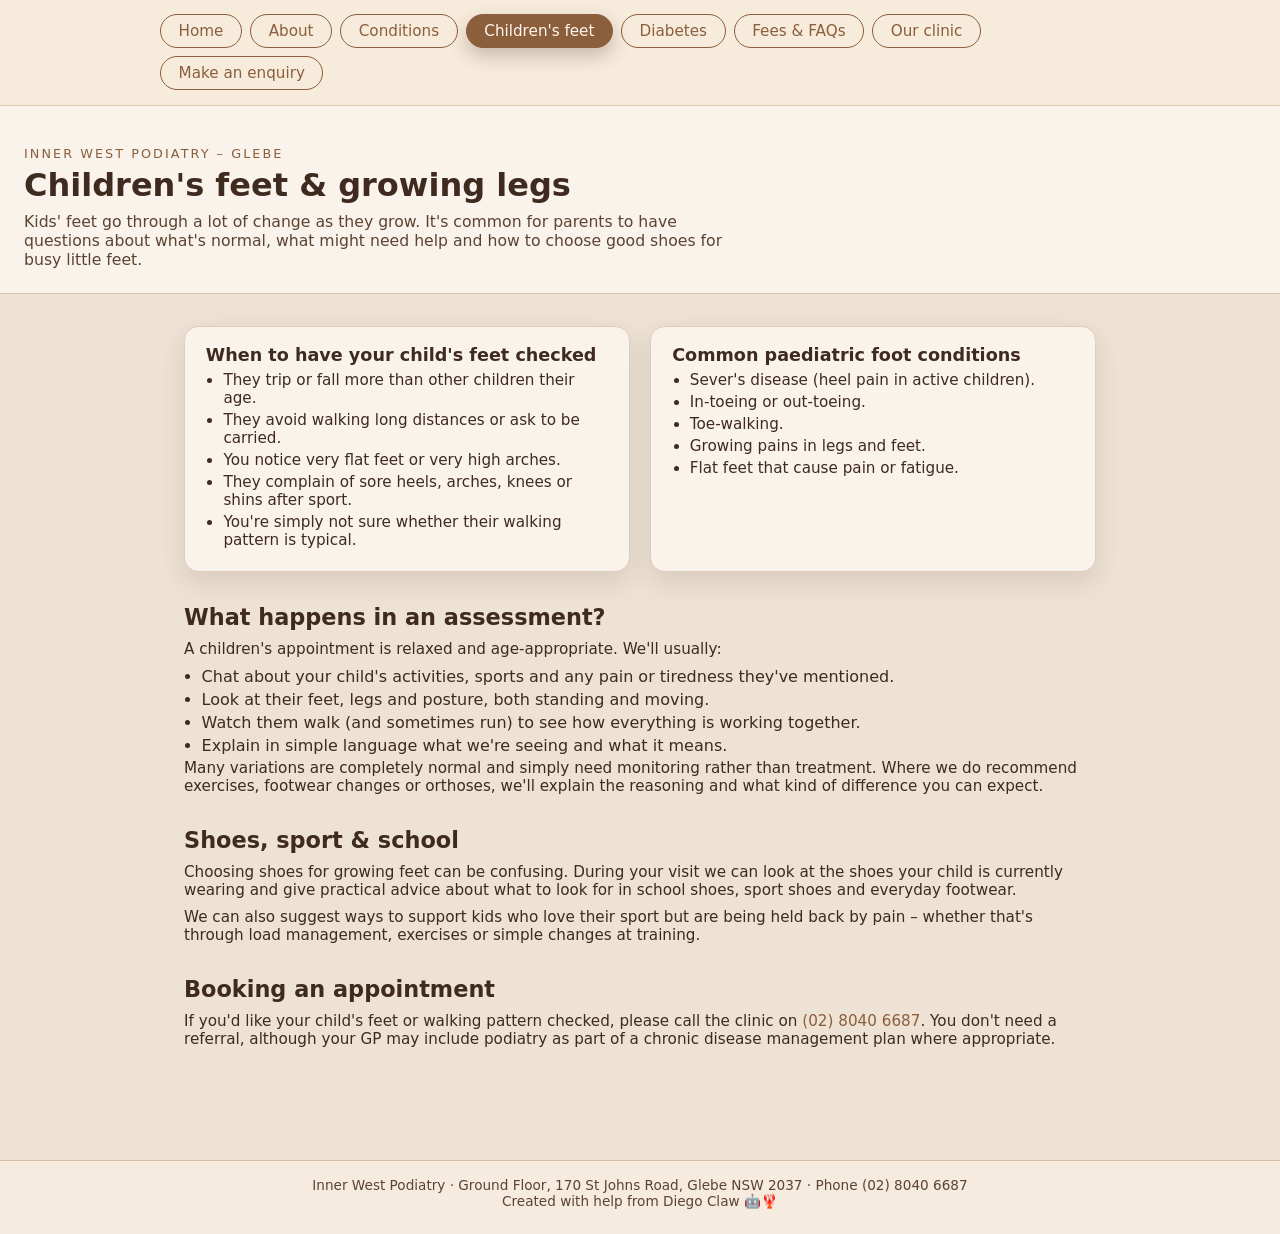
<file: kids-feet.html>
<!DOCTYPE html>
<html lang="en">
<head>
  <meta charset="UTF-8" />
  <meta name="viewport" content="width=device-width, initial-scale=1.0" />
  <title>Children's Feet &amp; Growing Legs – Inner West Podiatry</title>
  <link rel="stylesheet" href="style.css" />
  <style>
    body { margin: 0; font-family: system-ui, -apple-system, BlinkMacSystemFont, "Segoe UI", sans-serif; background: #ede2d4; color: #3f2a20; }
    .page-header { padding: 2.5rem 1.5rem 1.5rem; background: #f9f3eb; border-bottom: 1px solid #d4bfa9; }
    .page-eyebrow { text-transform: uppercase; letter-spacing: 0.16em; font-size: 0.8rem; color: #8b5e3c; margin-bottom: 0.35rem; }
    .page-header h1 { margin: 0 0 0.5rem; font-size: 2rem; }
    .page-header p { margin: 0; max-width: 720px; font-size: 0.98rem; color: #5c4332; }
    main { max-width: 960px; margin: 0 auto; padding: 2rem 1.5rem 3rem; }
    .section { margin-bottom: 2rem; }
    .section h2 { margin: 0 0 0.6rem; font-size: 1.4rem; }
    .section p { margin: 0 0 0.6rem; font-size: 0.95rem; }
    .columns { display: flex; flex-wrap: wrap; gap: 1.3rem; }
    .column { flex: 1 1 260px; background: #f9f3eb; border-radius: 0.9rem; padding: 1.1rem 1.3rem; border: 1px solid #e0cdb8; box-shadow: 0 10px 26px rgba(63,42,32,0.12); font-size: 0.95rem; }
    .column h3 { margin: 0 0 0.4rem; font-size: 1.1rem; }
    ul { margin: 0.4rem 0 0; padding-left: 1.1rem; }
    li { margin-bottom: 0.25rem; }
    a { color: #8b5e3c; text-decoration: none; }
    a:hover { text-decoration: underline; }
  </style>
</head>
<body>
  <div class="site-shell">
    <nav class="top-nav">
      <div class="top-nav-inner">
        <div class="top-nav-title">Inner West Podiatry</div>
        <div class="top-nav-links">
          <a href="index.html">Home</a>
          <a href="about.html">About</a>
          <a href="conditions.html">Conditions</a>
          <a href="kids-feet.html" class="active">Children&apos;s feet</a>
          <a href="diabetes-foot-care.html">Diabetes</a>
          <a href="faq.html">Fees &amp; FAQs</a>
          <a href="our-clinic.html">Our clinic</a>
          <a href="enquiry.html">Make an enquiry</a>
        </div>
      </div>
    </nav>

    <header class="page-header">
      <div class="page-eyebrow">INNER WEST PODIATRY – GLEBE</div>
      <h1>Children&apos;s feet &amp; growing legs</h1>
      <p>
        Kids&apos; feet go through a lot of change as they grow. It&apos;s common for parents to have questions about what&apos;s
        normal, what might need help and how to choose good shoes for busy little feet.
      </p>
    </header>

    <main>
      <section class="section">
        <div class="columns">
          <article class="column">
            <h3>When to have your child&apos;s feet checked</h3>
            <ul>
              <li>They trip or fall more than other children their age.</li>
              <li>They avoid walking long distances or ask to be carried.</li>
              <li>You notice very flat feet or very high arches.</li>
              <li>They complain of sore heels, arches, knees or shins after sport.</li>
              <li>You&apos;re simply not sure whether their walking pattern is typical.</li>
            </ul>
          </article>
          <article class="column">
            <h3>Common paediatric foot conditions</h3>
            <ul>
              <li>Sever&apos;s disease (heel pain in active children).</li>
              <li>In-toeing or out-toeing.</li>
              <li>Toe-walking.</li>
              <li>Growing pains in legs and feet.</li>
              <li>Flat feet that cause pain or fatigue.</li>
            </ul>
          </article>
        </div>
      </section>

      <section class="section">
        <h2>What happens in an assessment?</h2>
        <p>
          A children&apos;s appointment is relaxed and age-appropriate. We&apos;ll usually:
        </p>
        <ul>
          <li>Chat about your child&apos;s activities, sports and any pain or tiredness they&apos;ve mentioned.</li>
          <li>Look at their feet, legs and posture, both standing and moving.</li>
          <li>Watch them walk (and sometimes run) to see how everything is working together.</li>
          <li>Explain in simple language what we&apos;re seeing and what it means.</li>
        </ul>
        <p>
          Many variations are completely normal and simply need monitoring rather than treatment. Where we do recommend
          exercises, footwear changes or orthoses, we&apos;ll explain the reasoning and what kind of difference you can expect.
        </p>
      </section>

      <section class="section">
        <h2>Shoes, sport &amp; school</h2>
        <p>
          Choosing shoes for growing feet can be confusing. During your visit we can look at the shoes your child is
          currently wearing and give practical advice about what to look for in school shoes, sport shoes and everyday
          footwear.
        </p>
        <p>
          We can also suggest ways to support kids who love their sport but are being held back by pain – whether that&apos;s
          through load management, exercises or simple changes at training.
        </p>
      </section>

      <section class="section">
        <h2>Booking an appointment</h2>
        <p>
          If you&apos;d like your child&apos;s feet or walking pattern checked, please call the clinic on
          <a href="tel:0280406687">(02) 8040 6687</a>. You don&apos;t need a referral, although your GP may include podiatry
          as part of a chronic disease management plan where appropriate.
        </p>
      </section>
    </main>

    <footer class="site-footer">
      Inner West Podiatry · Ground Floor, 170 St Johns Road, Glebe NSW 2037 · Phone (02) 8040 6687<br />
      Created with help from Diego Claw 🤖🦞
    </footer>
  </div>
</body>
</html>
</file>
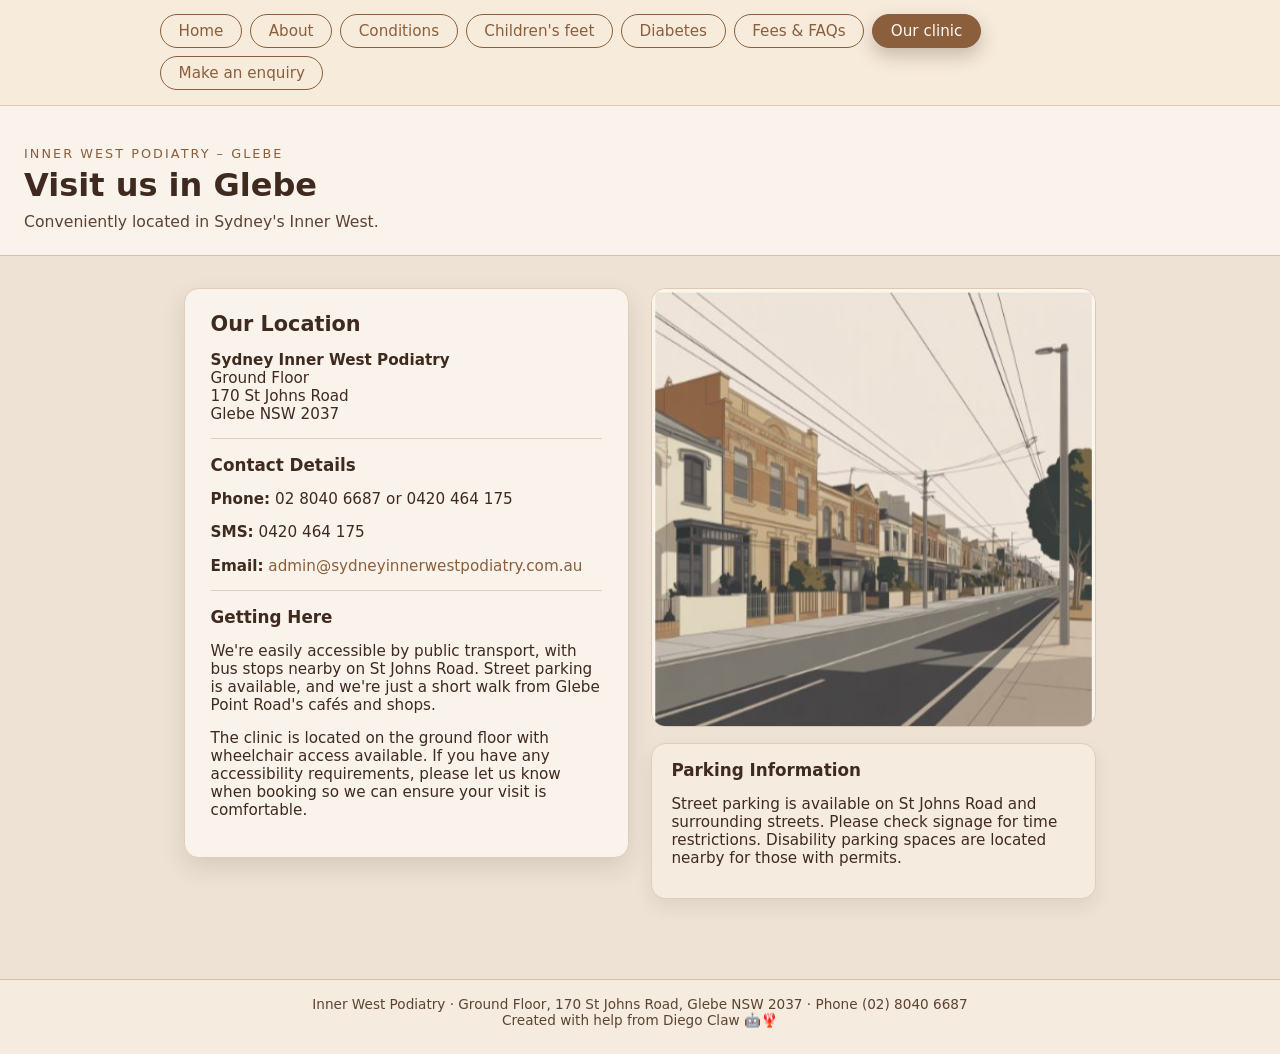
<file: our-clinic.html>
<!DOCTYPE html>
<html lang="en">
<head>
  <meta charset="UTF-8" />
  <meta name="viewport" content="width=device-width, initial-scale=1.0" />
  <title>Our Clinic – Inner West Podiatry</title>
  <link rel="stylesheet" href="style.css" />
  <style>
    body { margin: 0; font-family: system-ui, -apple-system, BlinkMacSystemFont, "Segoe UI", sans-serif; background: #ede2d4; color: #3f2a20; }
    .page-header { padding: 2.5rem 1.5rem 1.5rem; background: #f9f3eb; border-bottom: 1px solid #d4bfa9; }
    .page-eyebrow { text-transform: uppercase; letter-spacing: 0.16em; font-size: 0.8rem; color: #8b5e3c; margin-bottom: 0.35rem; }
    .page-header h1 { margin: 0 0 0.5rem; font-size: 2rem; }
    .page-header p { margin: 0; max-width: 720px; font-size: 0.98rem; color: #5c4332; }
    main { max-width: 960px; margin: 0 auto; padding: 2rem 1.5rem 3rem; }
    .clinic-layout { display: grid; grid-template-columns: minmax(0, 2fr) minmax(0, 2fr); gap: 1.4rem; align-items: flex-start; }
    .clinic-card { background: #f9f3eb; border-radius: 0.9rem; padding: 1.4rem 1.6rem; border: 1px solid #e0cdb8; box-shadow: 0 10px 24px rgba(63,42,32,0.12); font-size: 0.95rem; }
    .clinic-card h2 { margin-top: 0; margin-bottom: 0.6rem; font-size: 1.3rem; }
    .clinic-card h3 { margin-top: 1rem; margin-bottom: 0.4rem; font-size: 1.05rem; }
    .divider { margin: 0.9rem 0; border: 0; border-top: 1px solid #e0cdb8; }
    .parking-box { margin-top: 1rem; background: #f5ebdf; border-radius: 0.9rem; padding: 1rem 1.2rem; border: 1px solid #e0cdb8; box-shadow: 0 8px 18px rgba(63,42,32,0.08); font-size: 0.95rem; }
    .parking-box h3 { margin-top: 0; margin-bottom: 0.4rem; font-size: 1.05rem; }
    .clinic-image-placeholder { width: 100%; border-radius: 0.9rem; background: #e6d7c6; height: 260px; display: flex; align-items: center; justify-content: center; color: #5c4332; font-size: 0.9rem; border: 1px solid #dec7ae; margin-bottom: 1rem; }
    @media (max-width: 768px) { .clinic-layout { grid-template-columns: minmax(0, 1fr); } }
    a { color: #8b5e3c; text-decoration: none; }
    a:hover { text-decoration: underline; }
  </style>
</head>
<body>
  <div class="site-shell">
    <nav class="top-nav">
      <div class="top-nav-inner">
        <div class="top-nav-title">Inner West Podiatry</div>
        <div class="top-nav-links">
          <a href="index.html">Home</a>
          <a href="about.html">About</a>
          <a href="conditions.html">Conditions</a>
          <a href="kids-feet.html">Children&apos;s feet</a>
          <a href="diabetes-foot-care.html">Diabetes</a>
          <a href="faq.html">Fees &amp; FAQs</a>
          <a href="our-clinic.html" class="active">Our clinic</a>
          <a href="enquiry.html">Make an enquiry</a>
        </div>
      </div>
    </nav>

    <header class="page-header">
      <div class="page-eyebrow">INNER WEST PODIATRY – GLEBE</div>
      <h1>Visit us in Glebe</h1>
      <p>Conveniently located in Sydney&apos;s Inner West.</p>
    </header>

    <main>
      <section class="section">
        <div class="clinic-layout">
          <article class="clinic-card">
            <h2>Our Location</h2>
            <p><strong>Sydney Inner West Podiatry</strong><br />Ground Floor<br />170 St Johns Road<br />Glebe NSW 2037</p>

            <hr class="divider" />

            <h3>Contact Details</h3>
            <p><strong>Phone:</strong> 02 8040 6687 or 0420 464 175</p>
            <p><strong>SMS:</strong> 0420 464 175</p>
            <p><strong>Email:</strong> <a href="mailto:admin@sydneyinnerwestpodiatry.com.au">admin@sydneyinnerwestpodiatry.com.au</a></p>

            <hr class="divider" />

            <h3>Getting Here</h3>
            <p>
              We&apos;re easily accessible by public transport, with bus stops nearby on St Johns Road. Street parking is
              available, and we&apos;re just a short walk from Glebe Point Road&apos;s cafés and shops.
            </p>
            <p>
              The clinic is located on the ground floor with wheelchair access available. If you have any accessibility
              requirements, please let us know when booking so we can ensure your visit is comfortable.
            </p>
          </article>

          <div>
            <div class="clinic-image-placeholder" style="padding:0;overflow:hidden;background:none;border:none;box-shadow:none;height:auto;">
              <img src="media/our-clinic-frontage.jpg" alt="Clinic frontage of Inner West Podiatry on St Johns Road in Glebe" style="width:100%;display:block;border-radius:0.9rem;border:1px solid #dec7ae;" />
            </div>
            <div class="parking-box">
              <h3>Parking Information</h3>
              <p>
                Street parking is available on St Johns Road and surrounding streets. Please check signage for time
                restrictions. Disability parking spaces are located nearby for those with permits.
              </p>
            </div>
          </div>
        </div>
      </section>
    </main>

    <footer class="site-footer">
      Inner West Podiatry · Ground Floor, 170 St Johns Road, Glebe NSW 2037 · Phone (02) 8040 6687<br />
      Created with help from Diego Claw 🤖🦞
    </footer>
  </div>
</body>
</html>
</file>
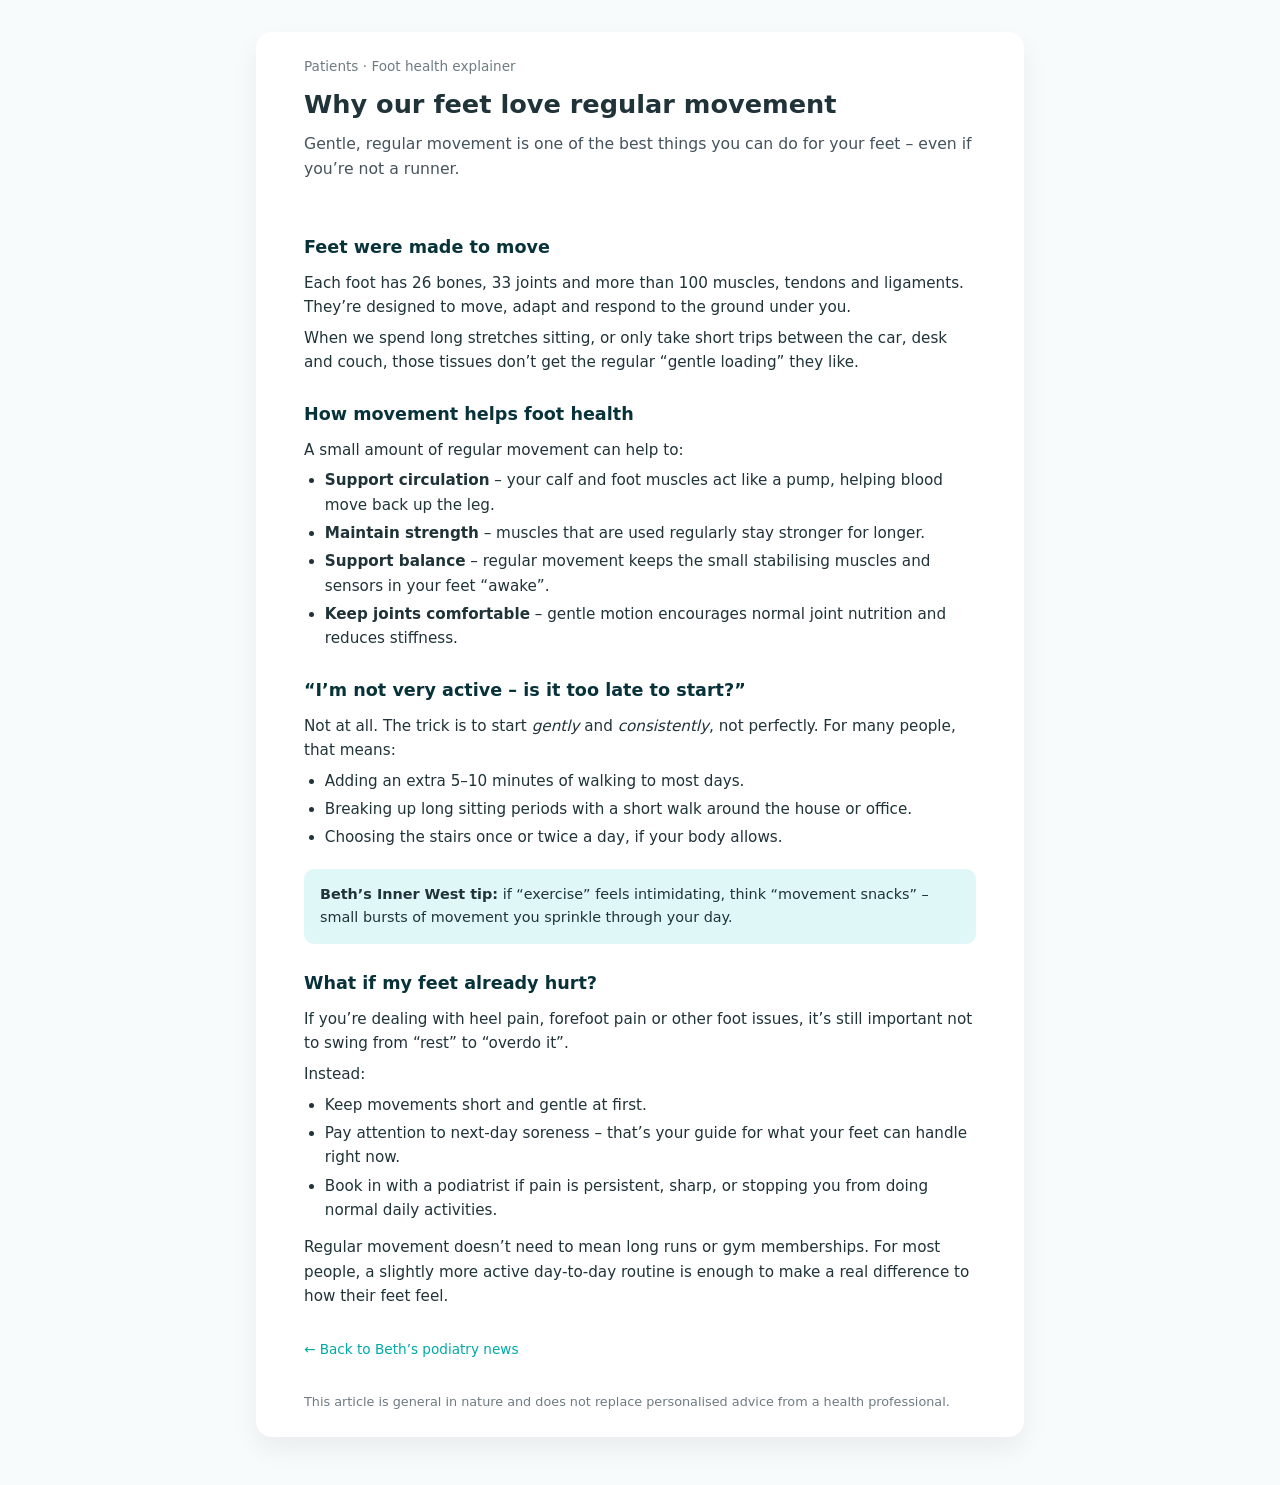
<file: why-our-feet-love-regular-movement.html>
<!DOCTYPE html>
<html lang="en">
<head>
  <meta charset="UTF-8" />
  <meta name="viewport" content="width=device-width, initial-scale=1.0" />
  <title>Why our feet love regular movement – Beth's Podiatry News</title>
  <meta name="description" content="Inner West podiatrist Beth explains why gentle, regular movement is one of the best things you can do for your feet." />
  <style>
    body {
      font-family: system-ui, -apple-system, BlinkMacSystemFont, "Segoe UI", sans-serif;
      margin: 0;
      padding: 0;
      background: #f7fbfc;
      color: #1f3338;
      line-height: 1.6;
    }
    .page {
      max-width: 720px;
      margin: 2rem auto 3rem auto;
      padding: 0 1.5rem;
      background: #ffffff;
      border-radius: 16px;
      box-shadow: 0 12px 26px rgba(0, 0, 0, 0.06);
    }
    header {
      padding: 1.5rem 1.5rem 0.75rem 1.5rem;
    }
    header h1 {
      font-size: 1.6rem;
      margin: 0 0 0.35rem 0;
    }
    header p.meta {
      font-size: 0.85rem;
      color: #6e7b82;
      margin: 0 0 0.4rem 0;
    }
    header p.sub {
      font-size: 0.98rem;
      color: #44535c;
      margin: 0 0 0.9rem 0;
    }
    main {
      padding: 0 1.5rem 1.5rem 1.5rem;
      font-size: 0.95rem;
    }
    h2 {
      font-size: 1.1rem;
      margin: 1.6rem 0 0.6rem 0;
      color: #08323a;
    }
    p {
      margin: 0.4rem 0 0.4rem 0;
    }
    ul {
      margin: 0.4rem 0 0.8rem 1.3rem;
      padding: 0;
    }
    li {
      margin-bottom: 0.25rem;
    }
    .tip-box {
      margin: 1.2rem 0;
      padding: 0.9rem 1rem;
      border-radius: 10px;
      background: #e0f7f7;
      font-size: 0.9rem;
    }
    .back-link {
      display: inline-block;
      margin: 1.5rem 0 0.5rem 0;
      font-size: 0.85rem;
      color: #00a8a8;
      text-decoration: none;
    }
    .back-link:hover {
      text-decoration: underline;
    }
    footer {
      padding: 0 1.5rem 1.5rem 1.5rem;
      font-size: 0.8rem;
      color: #6e7b82;
    }
  </style>
</head>
<body>
  <div class="page">
    <header>
      <p class="meta">Patients · Foot health explainer</p>
      <h1>Why our feet love regular movement</h1>
      <p class="sub">
        Gentle, regular movement is one of the best things you can do for your feet –
        even if you’re not a runner.
      </p>
    </header>
    <main>
      <h2>Feet were made to move</h2>
      <p>
        Each foot has 26 bones, 33 joints and more than 100 muscles, tendons and ligaments.
        They’re designed to move, adapt and respond to the ground under you.
      </p>
      <p>
        When we spend long stretches sitting, or only take short trips between the car,
        desk and couch, those tissues don’t get the regular “gentle loading” they like.
      </p>

      <h2>How movement helps foot health</h2>
      <p>A small amount of regular movement can help to:</p>
      <ul>
        <li><strong>Support circulation</strong> – your calf and foot muscles act like a pump, helping blood move back up the leg.</li>
        <li><strong>Maintain strength</strong> – muscles that are used regularly stay stronger for longer.</li>
        <li><strong>Support balance</strong> – regular movement keeps the small stabilising muscles and sensors in your feet “awake”.</li>
        <li><strong>Keep joints comfortable</strong> – gentle motion encourages normal joint nutrition and reduces stiffness.</li>
      </ul>

      <h2>“I’m not very active – is it too late to start?”</h2>
      <p>
        Not at all. The trick is to start <em>gently</em> and <em>consistently</em>, not perfectly.
        For many people, that means:
      </p>
      <ul>
        <li>Adding an extra 5–10 minutes of walking to most days.</li>
        <li>Breaking up long sitting periods with a short walk around the house or office.</li>
        <li>Choosing the stairs once or twice a day, if your body allows.</li>
      </ul>

      <div class="tip-box">
        <strong>Beth’s Inner West tip:</strong> if “exercise” feels intimidating, think
        “movement snacks” – small bursts of movement you sprinkle through your day.
      </div>

      <h2>What if my feet already hurt?</h2>
      <p>
        If you’re dealing with heel pain, forefoot pain or other foot issues, it’s still
        important not to swing from “rest” to “overdo it”.
      </p>
      <p>Instead:</p>
      <ul>
        <li>Keep movements short and gentle at first.</li>
        <li>Pay attention to next‑day soreness – that’s your guide for what your feet can handle right now.</li>
        <li>Book in with a podiatrist if pain is persistent, sharp, or stopping you from doing normal daily activities.</li>
      </ul>

      <p>
        Regular movement doesn’t need to mean long runs or gym memberships. For most
        people, a slightly more active day‑to‑day routine is enough to make a real
        difference to how their feet feel.
      </p>

      <a class="back-link" href="index.html#what-to-watch">← Back to Beth’s podiatry news</a>
    </main>
    <footer>
      This article is general in nature and does not replace personalised advice from a
      health professional.
    </footer>
  </div>
</body>
</html>
</file>
<file: style.css>
* {
  box-sizing: border-box;
}

body {
  margin: 0;
  font-family: system-ui, -apple-system, BlinkMacSystemFont, "Segoe UI", sans-serif;
  background: #ede2d4; /* warm cream */
  color: #3f2a20;      /* rich brown text */
}

a {
  color: #8b5e3c;      /* muted copper-brown */
}

a:hover {
  text-decoration: underline;
}

.site-shell {
  min-height: 100vh;
  display: flex;
  flex-direction: column;
}

.site-main {
  flex: 1 0 auto;
}

.site-footer {
  flex-shrink: 0;
  border-top: 1px solid #d4bfa9;
  padding: 1rem 1.5rem 1.6rem;
  margin-top: 2rem;
  font-size: 0.85rem;
  color: #5c4332;
  text-align: center;
  background: #f5ebdf;
}

.top-nav {
  position: sticky;
  top: 0;
  z-index: 50;
  background: #f7ebdc;
  border-bottom: 1px solid #dfc9af;
  padding: 0.85rem 1.5rem 0.9rem;
}

.top-nav-inner {
  max-width: 960px;
  margin: 0 auto;
  display: flex;
  flex-wrap: wrap;
  align-items: center;
  gap: 1.2rem;
}

.top-nav-title {
  display: none; /* keep it visually simple like the reference nav */
}

.top-nav-links {
  display: flex;
  flex-wrap: wrap;
  gap: 0.5rem;
  font-size: 0.95rem;
}

.top-nav a {
  display: inline-block;
  padding: 0.45rem 1.1rem;
  border-radius: 999px;
  border: 1px solid transparent;
  color: #8b5e3c;
  text-decoration: none;
  background: transparent;
}

/* Primary-style pill for the home link */
.top-nav a.active {
  background: #8b5e3c;
  color: #fdf7f0;
  border-color: #8b5e3c;
  box-shadow: 0 8px 18px rgba(63, 42, 32, 0.25);
}

/* Outline pill for non-active nav items */
.top-nav a {
  background: transparent;
  color: #8b5e3c;
  border-color: #8b5e3c;
}

.top-nav a:hover {
  text-decoration: none;
  background: #7a5030;
  color: #fdf7f0;
  border-color: #7a5030;
}

.card-surface {
  max-width: 960px;
  margin: 1.5rem auto 3rem;
  padding: 0 1.5rem;
}

.card {
  background: #f9f3eb;
  border-radius: 0.9rem;
  padding: 1.5rem 1.7rem;
  box-shadow: 0 10px 24px rgba(63, 42, 32, 0.12);
  border: 1px solid #e0cdb8;
}
</file>
